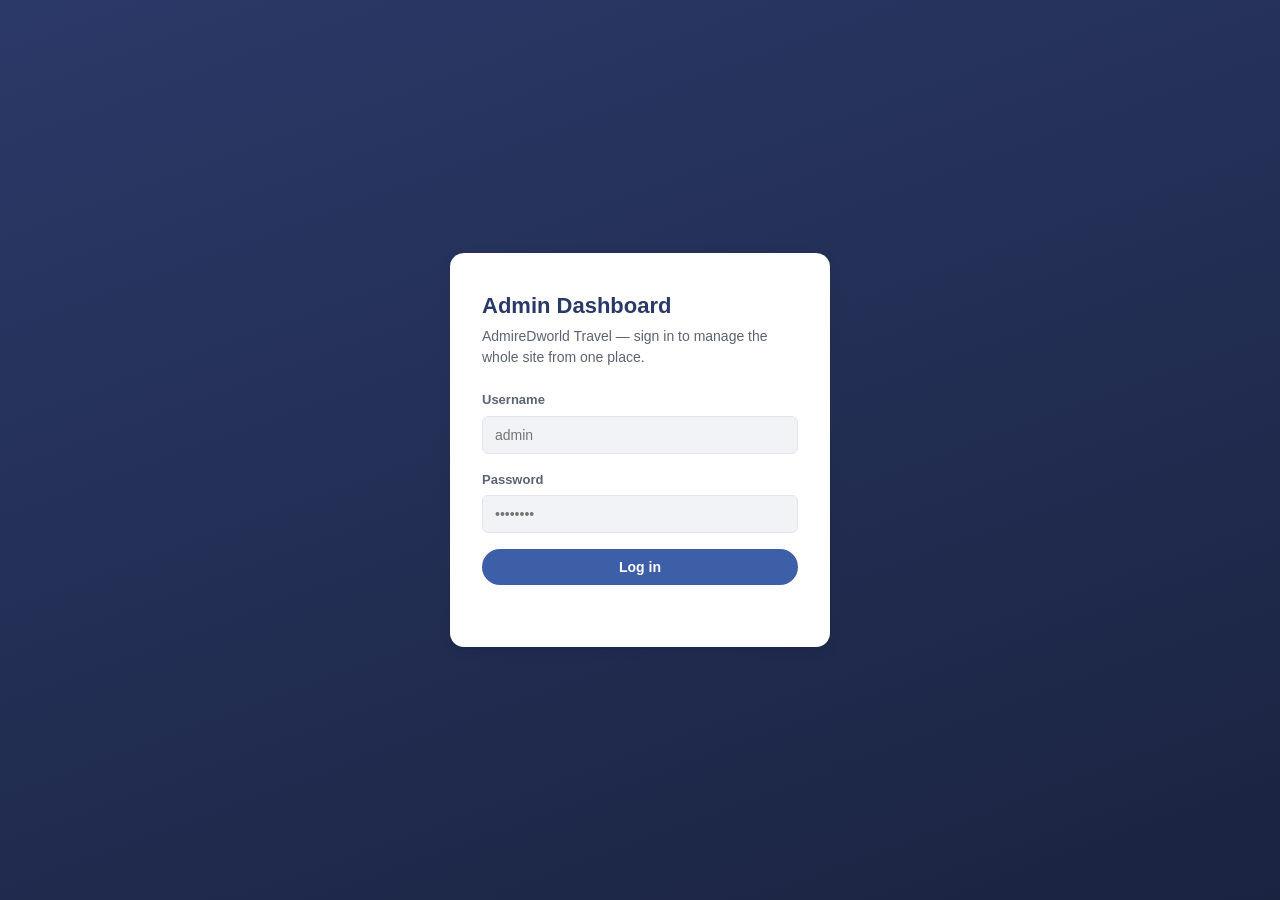
<file: admin.html>
<!DOCTYPE html>
<html lang="en">
<head>
<meta charset="UTF-8">
<meta name="viewport" content="width=device-width, initial-scale=1.0">
<meta name="robots" content="noindex, nofollow">
<title>Admin Dashboard — AdmireDworld Travel</title>
<style>
:root{
  --navy:#2B3968; --navy-deep:#1A2340; --teal:#3D5FA8; --teal-deep:#2C4680;
  --amber:#E3A23E; --amber-deep:#C98620; --coral:#D14B3D; --coral-deep:#B23A2E;
  --sand:#E7EAF1; --sand-soft:#F2F3F6; --ink:#1D2433; --ink-soft:#5B6472;
  --cloud:#FFFFFF; --line:#E2E5EB;
  --sans:"Inter",-apple-system,BlinkMacSystemFont,"Segoe UI",sans-serif;
  --serif:"Inter",-apple-system,BlinkMacSystemFont,"Segoe UI",sans-serif;
  --radius-s:6px; --radius-m:10px; --radius-l:14px;
  --shadow-card:0 1px 2px rgba(16,24,40,0.04), 0 4px 14px rgba(16,24,40,0.07);
}
*{box-sizing:border-box;}
body{margin:0;font-family:var(--sans);color:var(--ink);background:var(--sand-soft);line-height:1.5;}
h1,h2,h3,h4{font-family:var(--serif);font-weight:600;color:var(--navy);margin:0 0 .4em;}
a{color:var(--teal);}
button{font-family:var(--sans);cursor:pointer;}
input,select,textarea{font-family:var(--sans);}

/* ---------- Login screen ---------- */
#loginScreen{min-height:100vh;display:flex;align-items:center;justify-content:center;padding:20px;
  background:linear-gradient(160deg,var(--navy) 0%,var(--navy-deep) 100%);}
.login-card{background:var(--cloud);border-radius:var(--radius-l);box-shadow:var(--shadow-card);
  padding:36px 32px;width:100%;max-width:380px;}
.login-card h1{font-size:22px;margin-bottom:4px;}
.login-sub{color:var(--ink-soft);font-size:14px;margin-bottom:22px;}
.field{margin-bottom:16px;}
.field label{display:block;font-size:13px;font-weight:600;color:var(--ink-soft);margin-bottom:6px;}
.field input,.field select,.field textarea{width:100%;padding:10px 12px;border:1px solid var(--line);
  border-radius:var(--radius-s);font-size:14px;background:var(--sand-soft);color:var(--ink);}
.field textarea{resize:vertical;min-height:70px;}
.btn{display:inline-flex;align-items:center;justify-content:center;gap:6px;padding:10px 18px;
  border-radius:999px;border:none;font-size:14px;font-weight:600;background:var(--teal);color:#fff;}
.btn:hover{background:var(--teal-deep);}
.btn.full{width:100%;}
.btn.amber{background:var(--amber);}
.btn.amber:hover{background:var(--amber-deep);}
.btn.coral{background:var(--coral);}
.btn.coral:hover{background:var(--coral-deep);}
.btn.ghost{background:transparent;color:var(--navy);border:1px solid var(--line);}
.btn.small{padding:6px 12px;font-size:12.5px;}
.err-msg{color:var(--coral-deep);font-size:13px;margin-top:10px;min-height:16px;}
.ok-msg{color:var(--teal-deep);font-size:13px;margin-top:10px;min-height:16px;}

/* ---------- Dashboard shell ---------- */
#dashboard{display:none;min-height:100vh;}
.dash-wrap{display:flex;min-height:100vh;}
.sidebar{width:230px;flex-shrink:0;background:var(--navy);color:#fff;padding:22px 14px;
  position:sticky;top:0;height:100vh;overflow-y:auto;}
.sidebar h2{color:#fff;font-size:17px;margin-bottom:2px;}
.sidebar .brand-sub{color:#c7d0e0;font-size:12px;margin-bottom:20px;}
.nav-item{display:flex;align-items:center;gap:10px;padding:10px 12px;border-radius:var(--radius-s);
  font-size:13.5px;font-weight:600;color:#dbe2f0;cursor:pointer;margin-bottom:3px;}
.nav-item:hover{background:rgba(255,255,255,0.08);}
.nav-item.active{background:var(--teal);color:#fff;}
.sidebar-foot{margin-top:18px;padding-top:14px;border-top:1px solid rgba(255,255,255,0.15);}
.main{flex:1;padding:26px 30px 60px;max-width:1180px;}
.main-head{display:flex;align-items:center;justify-content:space-between;margin-bottom:20px;flex-wrap:wrap;gap:10px;}
.section{display:none;}
.section.active{display:block;}
.card{background:var(--cloud);border:1px solid var(--line);border-radius:var(--radius-m);
  padding:20px 22px;margin-bottom:20px;box-shadow:var(--shadow-card);}
.card h3{font-size:16px;margin-bottom:14px;}
.grid-cards{display:grid;grid-template-columns:repeat(auto-fit,minmax(160px,1fr));gap:14px;margin-bottom:22px;}
.stat-card{background:var(--cloud);border:1px solid var(--line);border-radius:var(--radius-m);padding:16px 18px;}
.stat-card .num{font-family:var(--serif);font-size:26px;color:var(--navy);font-weight:700;}
.stat-card .lbl{font-size:12.5px;color:var(--ink-soft);margin-top:2px;}
table{width:100%;border-collapse:collapse;font-size:13.5px;}
th,td{text-align:left;padding:8px 10px;border-bottom:1px solid var(--line);vertical-align:top;}
th{color:var(--ink-soft);font-size:12px;text-transform:uppercase;letter-spacing:.03em;}
tr:hover td{background:var(--sand-soft);}
.pill{display:inline-block;padding:2px 9px;border-radius:999px;font-size:11.5px;font-weight:700;
  background:var(--sand);color:var(--navy);}
.pill.green{background:#DCF3EA;color:#1D7A56;}
.pill.amber{background:#FBEBD8;color:var(--amber-deep);}
.pill.red{background:#FBE0DB;color:var(--coral-deep);}
.form-grid{display:grid;grid-template-columns:repeat(auto-fit,minmax(200px,1fr));gap:12px;}
.form-grid .field{margin-bottom:0;}
.form-grid .span2{grid-column:span 2;}
.tab-strip{display:flex;gap:8px;margin-bottom:16px;flex-wrap:wrap;}
.tab-strip button{padding:7px 14px;border-radius:999px;border:1px solid var(--line);background:var(--cloud);
  font-size:12.5px;font-weight:600;color:var(--ink-soft);}
.tab-strip button.active{background:var(--navy);color:#fff;border-color:var(--navy);}
.subsection{display:none;}
.subsection.active{display:block;}
.muted{color:var(--ink-soft);font-size:13px;}
.app-detail-grid{display:grid;grid-template-columns:repeat(auto-fit,minmax(160px,1fr));gap:12px;font-size:14px;}
.toast{position:fixed;bottom:20px;right:20px;background:var(--navy);color:#fff;padding:12px 18px;
  border-radius:var(--radius-s);font-size:13.5px;box-shadow:var(--shadow-card);z-index:999;
  opacity:0;transform:translateY(10px);transition:.25s;pointer-events:none;}
.toast.show{opacity:1;transform:translateY(0);}
.row-actions{display:flex;gap:6px;flex-wrap:wrap;}
.badge-src{font-size:11px;text-transform:uppercase;font-weight:700;color:var(--ink-soft);}
.empty{color:var(--ink-soft);font-size:13.5px;padding:14px 0;}
@media(max-width:820px){
  .dash-wrap{flex-direction:column;}
  .sidebar{width:100%;height:auto;position:relative;display:flex;flex-wrap:wrap;gap:4px;align-items:center;}
  .sidebar h2,.sidebar .brand-sub{width:100%;}
  .main{padding:18px;}
  table{display:block;overflow-x:auto;white-space:nowrap;}
}
</style>
</head>
<body>

<!-- ================= LOGIN SCREEN ================= -->
<div id="loginScreen">
  <div class="login-card">
    <h1>Admin Dashboard</h1>
    <div class="login-sub">AdmireDworld Travel — sign in to manage the whole site from one place.</div>
    <div class="field">
      <label for="loginUser">Username</label>
      <input id="loginUser" type="text" autocomplete="username" placeholder="admin">
    </div>
    <div class="field">
      <label for="loginPass">Password</label>
      <input id="loginPass" type="password" autocomplete="current-password" placeholder="••••••••">
    </div>
    <button class="btn full" id="loginBtn" type="button">Log in</button>
    <div class="err-msg" id="loginErr"></div>
  </div>
</div>

<!-- ================= DASHBOARD ================= -->
<div id="dashboard">
  <div class="dash-wrap">
    <div class="sidebar">
      <h2>AdmireDworld</h2>
      <div class="brand-sub">Admin Dashboard</div>
      <div class="nav-item active" data-section="overview">Overview</div>
      <div class="nav-item" data-section="blog">AI Daily Blog</div>
      <div class="nav-item" data-section="pkgIndia">India Packages</div>
      <div class="nav-item" data-section="pkgIntl">International Packages</div>
      <div class="nav-item" data-section="fixed">Fixed Departures</div>
      <div class="nav-item" data-section="customize">Customize Package</div>
      <div class="nav-item" data-section="bookings">Bookings</div>
      <div class="nav-item" data-section="refer">Refer &amp; Earn</div>
      <div class="nav-item" data-section="wedding">Destination Wedding</div>
      <div class="nav-item" data-section="leads">Leads &amp; Conversions</div>
      <div class="nav-item" data-section="offers">Festival Offers</div>
      <div class="nav-item" data-section="taxi">Taxi Fares</div>
      <div class="nav-item" data-section="settings">Settings</div>
      <div class="sidebar-foot">
        <button class="btn ghost small full" id="logoutBtn" type="button" style="color:#fff;border-color:rgba(255,255,255,0.3);">Log out</button>
      </div>
    </div>

    <div class="main">

      <!-- OVERVIEW -->
      <div class="section active" id="sec-overview">
        <div class="main-head"><h2>Overview</h2><button class="btn small ghost" onclick="loadOverview()">Refresh</button></div>
        <div class="grid-cards" id="overviewCards"><div class="empty">Loading…</div></div>
        <div class="card"><h3>Quick tips</h3>
          <p class="muted">This dashboard uses the same <code>ADMIN_KEY</code> every module already checks — you just don't need to type it in anymore, it was fetched automatically when you logged in. Each section below matches one tab on the public site.</p>
        </div>
      </div>

      <!-- BLOG -->
      <div class="section" id="sec-blog">
        <div class="main-head"><h2>AI Daily Blog</h2><button class="btn small ghost" onclick="loadBlog()">Refresh</button></div>
        <div class="card">
          <h3>Queue tomorrow's topic</h3>
          <div class="form-grid">
            <div class="field span2"><label>Topic</label><input id="blogTopicInput" placeholder="e.g. Best time to visit Kashmir"></div>
          </div>
          <div style="margin-top:12px;"><button class="btn" onclick="setBlogTopic()">Save topic</button></div>
          <div class="ok-msg" id="blogMsg"></div>
        </div>
        <div class="card"><h3>Recent posts</h3><div id="blogList" class="empty">Loading…</div></div>
      </div>

      <!-- INDIA PACKAGES -->
      <div class="section" id="sec-pkgIndia">
        <div class="main-head"><h2>India Packages</h2><button class="btn small ghost" onclick="loadPackages('india')">Refresh</button></div>
        <div class="card">
          <h3>Add a package</h3>
          <div id="pkgForm-india"></div>
          <div style="margin-top:12px;">
            <button class="btn" id="pkgSubmitBtn-india" onclick="addPackage('india')">Add package</button>
            <button class="btn small ghost" id="pkgCancelBtn-india" onclick="cancelPkgEdit('india')" style="display:none;">Cancel edit</button>
          </div>
          <div class="ok-msg" id="pkgMsg-india"></div>
        </div>
        <div class="card"><h3>All packages</h3><div id="pkgList-india" class="empty">Loading…</div></div>
      </div>

      <!-- INTERNATIONAL PACKAGES -->
      <div class="section" id="sec-pkgIntl">
        <div class="main-head"><h2>International Packages</h2><button class="btn small ghost" onclick="loadPackages('international')">Refresh</button></div>
        <div class="card">
          <h3>Add a package</h3>
          <div id="pkgForm-international"></div>
          <div style="margin-top:12px;">
            <button class="btn" id="pkgSubmitBtn-international" onclick="addPackage('international')">Add package</button>
            <button class="btn small ghost" id="pkgCancelBtn-international" onclick="cancelPkgEdit('international')" style="display:none;">Cancel edit</button>
          </div>
          <div class="ok-msg" id="pkgMsg-international"></div>
        </div>
        <div class="card"><h3>All packages</h3><div id="pkgList-international" class="empty">Loading…</div></div>
      </div>

      <!-- FIXED DEPARTURES -->
      <div class="section" id="sec-fixed">
        <div class="main-head"><h2>Fixed Departures</h2><button class="btn small ghost" onclick="loadFixed()">Refresh</button></div>
        <div class="card">
          <h3>Add a fixed departure</h3>
          <div class="form-grid">
            <div class="field"><label>Name</label><input id="fxName" placeholder="e.g. Char Dham Yatra"></div>
            <div class="field"><label>Route (e.g. City A · City B)</label><input id="fxLoc"></div>
            <div class="field"><label>Duration tag (e.g. 11D/10N)</label><input id="fxDays"></div>
            <div class="field"><label>Leaving from</label><input id="fxFromCity"></div>
            <div class="field"><label>Badge (e.g. Guaranteed Departure)</label><input id="fxBadge"></div>
            <div class="field"><label>Price per person (₹)</label><input id="fxPrice" type="number"></div>
            <div class="field span2"><label>Short description</label><textarea id="fxShortDesc"></textarea></div>
            <div class="field span2">
              <label>Departure dates &amp; seats — one per line: <code>DD Mon YYYY | seats</code></label>
              <textarea id="fxDateOptions" rows="3" placeholder="12 May 2027 | 8&#10;26 May 2027 | 14"></textarea>
            </div>
          </div>
          <div style="margin-top:12px;">
            <button class="btn" id="fxSubmitBtn" onclick="addFixed()">Add fixed departure</button>
            <button class="btn small ghost" id="fxCancelBtn" onclick="cancelFxEdit()" style="display:none;">Cancel edit</button>
          </div>
          <div class="ok-msg" id="fxMsg"></div>
        </div>
        <div class="card"><h3>All fixed departures</h3><div id="fxList" class="empty">Loading…</div></div>
      </div>

      <!-- CUSTOMIZE -->
      <div class="section" id="sec-customize">
        <div class="main-head"><h2>Customize Package</h2><button class="btn small ghost" onclick="loadCustomize()">Refresh</button></div>
        <div class="tab-strip">
          <button class="cz-tab active" data-cz="hotels">Hotels</button>
          <button class="cz-tab" data-cz="sightseeing">Sightseeing</button>
          <button class="cz-tab" data-cz="transfers">Pickup &amp; Drop</button>
          <button class="cz-tab" data-cz="visas">Visas</button>
          <button class="cz-tab" data-cz="tax">Tax &amp; Margin</button>
          <button class="cz-tab" data-cz="enquiries">Enquiries</button>
        </div>
        <div class="subsection active" id="cz-sub-hotels">
          <div class="card"><h3>Add hotel</h3><div id="czForm-hotels"></div>
            <div style="margin-top:12px;">
              <button class="btn" id="czSubmitBtn-hotels" onclick="addCzItem('hotels')">Add</button>
              <button class="btn small ghost" id="czCancelBtn-hotels" onclick="cancelCzEdit('hotels')" style="display:none;">Cancel edit</button>
            </div>
            <div class="ok-msg" id="czMsg-hotels"></div></div>
          <div class="card"><h3>All hotels</h3><div id="czList-hotels" class="empty">Loading…</div></div>
        </div>
        <div class="subsection" id="cz-sub-sightseeing">
          <div class="card"><h3>Add sightseeing</h3><div id="czForm-sightseeing"></div>
            <div style="margin-top:12px;">
              <button class="btn" id="czSubmitBtn-sightseeing" onclick="addCzItem('sightseeing')">Add</button>
              <button class="btn small ghost" id="czCancelBtn-sightseeing" onclick="cancelCzEdit('sightseeing')" style="display:none;">Cancel edit</button>
            </div>
            <div class="ok-msg" id="czMsg-sightseeing"></div></div>
          <div class="card"><h3>All sightseeing</h3><div id="czList-sightseeing" class="empty">Loading…</div></div>
        </div>
        <div class="subsection" id="cz-sub-transfers">
          <div class="card"><h3>Add pickup &amp; drop</h3><div id="czForm-transfers"></div>
            <div style="margin-top:12px;">
              <button class="btn" id="czSubmitBtn-transfers" onclick="addCzItem('transfers')">Add</button>
              <button class="btn small ghost" id="czCancelBtn-transfers" onclick="cancelCzEdit('transfers')" style="display:none;">Cancel edit</button>
            </div>
            <div class="ok-msg" id="czMsg-transfers"></div></div>
          <div class="card"><h3>All pickup &amp; drop</h3><div id="czList-transfers" class="empty">Loading…</div></div>
        </div>
        <div class="subsection" id="cz-sub-visas">
          <div class="card"><h3>Add visa</h3><div id="czForm-visas"></div>
            <div style="margin-top:12px;">
              <button class="btn" id="czSubmitBtn-visas" onclick="addCzItem('visas')">Add</button>
              <button class="btn small ghost" id="czCancelBtn-visas" onclick="cancelCzEdit('visas')" style="display:none;">Cancel edit</button>
            </div>
            <div class="ok-msg" id="czMsg-visas"></div></div>
          <div class="card"><h3>All visas</h3><div id="czList-visas" class="empty">Loading…</div></div>
        </div>
        <div class="subsection" id="cz-sub-tax">
          <div class="card">
            <h3>Taxes, fees &amp; margin</h3>
            <p class="muted" style="margin:0 0 14px;">These percentages are added automatically on top of hotel + sightseeing + pickup/drop + visa when the final total is calculated. Margin is applied first (your own markup on the base cost), then tax is applied on top of that. The customer never sees either as a separate line — both are always baked into the one combined total shown to them.</p>
            <div class="form-grid">
              <div class="field">
                <label>GST / Service Tax (%)</label>
                <input id="czTaxPercent" type="number" min="0" max="100" step="0.01">
              </div>
              <div class="field">
                <label>Apna Margin (%)</label>
                <input id="czMarginPercent" type="number" min="0" max="100" step="0.01" placeholder="Ex: 20">
              </div>
            </div>
            <p class="muted" style="margin:10px 0 0;">Default is 0% — existing quotes/packages keep showing the exact same price until you set this above 0.</p>
            <div style="margin-top:12px;"><button class="btn" onclick="saveCzTax()">Save</button></div>
            <div class="ok-msg" id="czTaxMsg"></div>
          </div>
        </div>
        <div class="subsection" id="cz-sub-enquiries">
          <div class="card"><h3>Customize requests</h3><div id="czEnquiries" class="empty">Loading…</div></div>
        </div>
      </div>

      <!-- BOOKINGS -->
      <div class="section" id="sec-bookings">
        <div class="main-head"><h2>Bookings</h2><div><button class="btn small" onclick="toggleOfflineBookingForm()">+ Add Offline Booking</button> <button class="btn small ghost" onclick="loadBookings()">Refresh</button></div></div>
        <div class="card" id="offlineBookingCard" style="display:none;">
          <h3>Add Offline Booking</h3>
          <p class="muted" style="margin:0 0 12px;">The customer's account is created from their email (if new) and this booking appears in their My Bookings after they log in with email OTP.</p>
          <div class="form-grid">
            <div class="field"><label>Customer Name *</label><input id="obName"></div>
            <div class="field"><label>Phone</label><input id="obPhone" type="tel" maxlength="10" placeholder="10 digits"></div>
            <div class="field"><label>Email * (login id)</label><input id="obEmail" type="email"></div>
            <div class="field span2"><label>Package *</label><select id="obPackage"><option value="">Loading packages…</option></select></div>
            <div class="field"><label>Travel Date (optional)</label><input id="obTravelDate" type="date"></div>
            <div class="field"><label>Destination (optional — package ka default use hoga)</label><input id="obDestination" placeholder="e.g. Jaipur, Udaipur"></div>
            <div class="field"><label>No. of Pax</label><input id="obPax" type="number" min="1" value="1"></div>
            <div class="field"><label>Trip Duration</label><input id="obDuration" placeholder="e.g. 5D/4N"></div>
            <div class="field"><label>Total Payment (₹) *</label><input id="obTotal" type="number" min="0" oninput="obCalcBalance()"></div>
            <div class="field"><label>Advance Payment (₹)</label><input id="obPaid" type="number" min="0" value="0" oninput="obCalcBalance()"></div>
            <div class="field"><label>Balance Payment (auto)</label><input id="obBalance" readonly value="0"></div>
            <div class="field"><label>Balance Payment Deadline</label><input id="obDueDate" type="date"></div>
            <div class="field"><label>Booking Date</label><input id="obDate" type="date"></div>
            <div class="field span2"><label>Remarks (internal, not shown to customer)</label><textarea id="obRemarks" rows="2"></textarea></div>
          </div>
          <div style="margin-top:12px;"><button class="btn" id="obSaveBtn" onclick="saveOfflineBooking()">Create booking</button></div>
          <div class="ok-msg" id="obMsg"></div>
        </div>
        <div class="card" id="bookingEditCard" style="display:none;">
          <h3>Edit Booking <span class="muted" id="beTitle"></span></h3>
          <p class="muted" style="margin:0 0 12px;">Changes yahan save karte hi customer ke My Bookings mein update ho jate hain.</p>
          <div class="form-grid">
            <div class="field"><label>Destination</label><input id="beDestination"></div>
            <div class="field"><label>Travel Date</label><input id="beTravelDate" type="date"></div>
            <div class="field"><label>No. of Pax</label><input id="bePax" type="number" min="1"></div>
            <div class="field"><label>Trip Duration</label><input id="beDuration" placeholder="e.g. 5D/4N"></div>
            <div class="field"><label>Total Payment (₹)</label><input id="beTotal" type="number" min="0" oninput="beCalcBalance()"></div>
            <div class="field"><label>Advance Payment (₹)</label><input id="beAdvance" type="number" min="0" oninput="beCalcBalance()"></div>
            <div class="field"><label>Total Paid so far (₹)</label><input id="bePaid" type="number" min="0" oninput="beCalcBalance()"></div>
            <div class="field"><label>Balance Payment (auto)</label><input id="beBalance" readonly value="0"></div>
            <div class="field"><label>Balance Payment Deadline</label><input id="beDueDate" type="date"></div>
          </div>
          <div style="margin-top:12px;"><button class="btn" id="beSaveBtn" onclick="saveBookingEdit()">Save changes</button> <button class="btn ghost" onclick="closeBookingEdit()">Cancel</button></div>
          <div class="ok-msg" id="beMsg"></div>
        </div>
        <input type="file" id="bkVoucherFile" accept="application/pdf,.pdf" style="display:none;">
        <div class="card"><div id="bookingsList" class="empty">Loading…</div></div>
      </div>

      <!-- REFER & EARN -->
      <div class="section" id="sec-refer">
        <div class="main-head"><h2>Refer &amp; Earn</h2><button class="btn small ghost" onclick="loadRefer()">Refresh</button></div>
        <div class="card"><div id="referList" class="empty">Loading…</div></div>
      </div>

      <!-- WEDDING -->
      <div class="section" id="sec-wedding">
        <div class="main-head"><h2>Destination Wedding</h2><button class="btn small ghost" onclick="loadWedding()">Refresh</button></div>
        <div class="tab-strip">
          <button class="wd-tab active" data-wd="venues">Venues</button>
          <button class="wd-tab" data-wd="enquiries">Enquiries</button>
        </div>
        <div class="subsection active" id="wd-sub-venues">
          <div class="card"><h3>Add venue</h3>
            <div class="form-grid">
              <div class="field"><label>Name</label><input id="wdName"></div>
              <div class="field"><label>Destination</label><input id="wdDestination"></div>
              <div class="field"><label>Tag</label><input id="wdTag" placeholder="e.g. Beach &amp; Cliff"></div>
              <div class="field"><label>Guest range</label><input id="wdGuestRange" placeholder="e.g. 50–200 guests"></div>
              <div class="field"><label>Approx. cost (₹)</label><input id="wdPrice" type="number"></div>
              <div class="field"><label>Hotel category</label><input id="wdHotelCategory" placeholder="e.g. 5-star, 4-star heritage"></div>
              <div class="field"><label>No. of rooms</label><input id="wdRooms" type="number" min="0"></div>
              <div class="field"><label>Lawn area</label><input id="wdLawnArea" placeholder="e.g. 10,000 sq.ft."></div>
              <div class="field"><label>Swimming pool available?</label>
                <select id="wdPool">
                  <option value="false">No</option>
                  <option value="true">Yes</option>
                </select>
              </div>
              <div class="field"><label>Rating (out of 5)</label><input id="wdRating" type="number" min="1" max="5" step="0.1" placeholder="e.g. 4.8"></div>
              <div class="field"><label>Review count</label><input id="wdReviewCount" type="number" min="0" placeholder="e.g. 150"></div>
              <div class="field span2"><label>Image URL (optional — leave blank for an auto-generated AI photo)</label><input id="wdImageUrl" placeholder="https://..."></div>
              <div class="field span2"><label>Description</label><textarea id="wdDesc"></textarea></div>
            </div>
            <div style="margin-top:12px;"><button class="btn" onclick="addVenue()">Add venue</button></div>
            <div class="ok-msg" id="wdMsg"></div>
          </div>
          <div class="card"><h3>All venues</h3><div id="wdList" class="empty">Loading…</div></div>
        </div>
        <div class="subsection" id="wd-sub-enquiries">
          <div class="card"><h3>Wedding enquiries</h3><div id="wdEnquiries" class="empty">Loading…</div></div>
        </div>
      </div>

      <!-- LEADS -->
      <div class="section" id="sec-leads">
        <div class="main-head"><h2>Leads &amp; Conversions</h2><button class="btn small ghost" onclick="loadLeads()">Refresh</button></div>
        <div class="grid-cards" id="leadsStats"></div>
        <div class="card"><div id="leadsList" class="empty">Loading…</div></div>
      </div>

      <!-- FESTIVAL OFFERS (popup on home page) -->
      <div class="section" id="sec-offers">
        <div class="main-head"><h2>Festival Offers</h2><button class="btn small ghost" onclick="loadOffers()">Refresh</button></div>
        <div class="card">
          <h3>Upload a new offer popup</h3>
          <p class="muted" style="margin-top:-6px;">The offer that is switched ON is shown to every visitor on the home page, 3 seconds after it opens. Only one offer can be ON at a time — switching one ON turns the others OFF. Image: JPG / PNG / WEBP / GIF, max 3 MB.</p>
          <div class="form-grid">
            <div class="field"><label>Title (e.g. Navratri Special Offer)</label><input id="ofTitle" maxlength="80" placeholder="Navratri Special Offer"></div>
            <div class="field"><label>Offer image</label><input id="ofImage" type="file" accept="image/jpeg,image/png,image/webp,image/gif"></div>
            <div class="field span2">
              <label><input type="checkbox" id="ofActive" checked style="width:auto;margin-right:6px;">Turn this offer ON right after uploading</label>
            </div>
            <div class="field span2"><img id="ofPreview" alt="" style="display:none;max-width:220px;max-height:220px;border-radius:10px;border:1px solid var(--line);"></div>
          </div>
          <div style="margin-top:12px;"><button class="btn" id="ofSubmitBtn" onclick="addOffer()">Upload offer</button></div>
          <div class="ok-msg" id="ofMsg"></div>
        </div>
        <div class="card"><h3>All offers</h3><div id="ofList" class="empty">Loading…</div></div>
      </div>

      <!-- TAXI FARES (public "Taxi Service — Fare Calculator" page) -->
      <div class="section" id="sec-taxi">
        <div class="main-head"><h2>Taxi Fares</h2><button class="btn small ghost" onclick="loadTaxi()">Refresh</button></div>
        <div class="card">
          <h3 id="txFormTitle">Add a taxi route</h3>
          <p class="muted" style="margin-top:-6px;">Every city and price on the website's <b>Taxi Service — Fare Calculator</b> page comes from here. Changes show on the site within about 30 seconds. Leave a price empty (or 0) to show "On request". With "both ways" ON, the same fare also works for To → From.</p>
          <div class="form-grid">
            <div class="field"><label>From city</label><input id="txFrom" maxlength="60" placeholder="Haldwani"></div>
            <div class="field"><label>To city</label><input id="txTo" maxlength="60" placeholder="Nainital"></div>
            <div class="field"><label>Distance (KM)</label><input id="txKm" inputmode="decimal" placeholder="35"></div>
            <div class="field"><label>Sedan price (₹)</label><input id="txSedan" inputmode="numeric" placeholder="1500"></div>
            <div class="field"><label>Ertiga price (₹)</label><input id="txErtiga" inputmode="numeric" placeholder="2000"></div>
            <div class="field"><label>Innova price (₹)</label><input id="txInnova" inputmode="numeric" placeholder="2500"></div>
            <div class="field"><label>Tempo Traveller price (₹)</label><input id="txTempo" inputmode="numeric" placeholder="4000"></div>
            <div class="field">
              <label><input type="checkbox" id="txBoth" checked style="width:auto;margin-right:6px;">Same fare both ways (To → From too)</label>
              <label><input type="checkbox" id="txActive" checked style="width:auto;margin-right:6px;">Show on website</label>
            </div>
          </div>
          <div style="margin-top:12px;display:flex;gap:8px;flex-wrap:wrap;">
            <button class="btn" id="txSaveBtn" onclick="saveTaxiRoute()">Add route</button>
            <button class="btn ghost" id="txCancelBtn" style="display:none;" onclick="resetTaxiForm()">Cancel edit</button>
          </div>
          <div class="ok-msg" id="txMsg"></div>
        </div>
        <div class="card">
          <h3>Bulk add / update (paste many routes at once)</h3>
          <p class="muted" style="margin-top:-6px;">One route per line: <code>From, To, KM, Sedan, Ertiga, Innova, Tempo Traveller</code>. A From + To pair that already exists is updated, new ones are added. You can paste straight from Excel / Google Sheets too.</p>
          <div class="field"><textarea id="txBulk" rows="5" placeholder="Haldwani, Bhimtal, 22, 1200, 1700, 2200, 3500&#10;Haldwani, Ranikhet, 80, 2500, 3200, 4000, 6500"></textarea></div>
          <button class="btn" id="txBulkBtn" onclick="bulkTaxi()">Import routes</button>
          <div class="ok-msg" id="txBulkMsg"></div>
        </div>
        <div class="card"><h3>All routes</h3><div id="txList" class="empty">Loading…</div></div>
      </div>

      <!-- SETTINGS -->
      <div class="section" id="sec-settings">
        <div class="main-head"><h2>Settings</h2><button class="btn small ghost" onclick="loadSettings()">Refresh</button></div>
        <div class="card">
          <h3>Contact details</h3>
          <p class="muted" style="margin-top:-6px;">Shown in the site footer and used for every "Chat on WhatsApp" button. Changes apply the next time a visitor loads the page.</p>
          <div class="form-grid">
            <div class="field"><label>Contact email</label><input id="stgEmail" placeholder="hello@admiredworld.travel"></div>
            <div class="field"><label>WhatsApp number (with country code, digits only)</label><input id="stgWhatsapp" placeholder="e.g. 919639343585"></div>
            <div class="field"><label>Primary phone (shown in footer)</label><input id="stgPhone" placeholder="e.g. +91 96393 43585"></div>
            <div class="field"><label>Secondary phone (optional, shown in footer)</label><input id="stgPhoneAlt" placeholder="e.g. +91 78381 91329"></div>
          </div>
          <div style="margin-top:12px;"><button class="btn" onclick="saveSettings()">Save changes</button></div>
          <div class="ok-msg" id="stgMsg"></div>
        </div>

        <div class="card">
          <h3>AI Content Provider</h3>
          <p class="muted" style="margin-top:-6px;">Controls what writes the daily blog post and the weekly auto-added package. Switching provider or updating a key here takes effect on the very next post — no code change or redeploy needed. If the selected provider ever fails (bad/expired key, quota, etc.), it automatically falls back to the free option so content generation is never blocked.</p>
          <div class="form-grid">
            <div class="field">
              <label>Text provider (writes the blog post / package copy)</label>
              <select id="aiTextProvider">
                <option value="gemini">Gemini (Google AI Studio)</option>
                <option value="openai">OpenAI</option>
                <option value="pollinations">Free — Pollinations (no key needed)</option>
              </select>
            </div>
            <div class="field">
              <label>Gemini API key</label>
              <input id="aiGeminiKey" placeholder="AQ.xxxxxxxxxxxxxxxxxxxxxxxxxxxxxxxxxxxxxxxxxxx" autocomplete="off">
            </div>
            <div class="field">
              <label>OpenAI API key (optional, only used if provider above is OpenAI)</label>
              <input id="aiOpenaiKey" placeholder="sk-..." autocomplete="off">
            </div>
            <div class="field">
              <label>Cover image source (photo shown above each blog post / package)</label>
              <select id="aiImageProvider">
                <option value="pexels">Pexels — real travel photos</option>
                <option value="pollinations">Free — AI-generated (no key needed)</option>
              </select>
            </div>
            <div class="field">
              <label>Pexels API key</label>
              <input id="aiPexelsKey" placeholder="e.g. 21MuDKyGYocckoXv7RwjrL4aGXSV9sb6R5ePInpfYAQnMArnfziN2bZt" autocomplete="off">
            </div>
          </div>
          <div style="margin-top:12px;"><button class="btn" onclick="saveAiSettings()">Save AI provider</button></div>
          <div class="ok-msg" id="aiMsg"></div>
        </div>
      </div>

    </div>
  </div>
</div>

<div class="toast" id="toast"></div>

<script>
/* ===========================================================
   AdmireDworld Travel — Admin Dashboard logic
   Point API_BASE_URL at your deployed backend, same as
   frontend/script.js (see backend/README-DEPLOY.md).
=========================================================== */
const API_BASE_URL = "https://tourpackagewala-backend.onrender.com"; // <-- Render backend URL

let session = { token: null, adminKey: null };

/* ---------- small helpers ---------- */
function money(n){ return "₹" + Number(n||0).toLocaleString("en-IN"); }
function esc(s){ return String(s==null?"":s).replace(/[&<>"']/g, c=>({"&":"&amp;","<":"&lt;",">":"&gt;",'"':"&quot;","'":"&#39;"}[c])); }
function fmtDate(s){ if(!s) return "-"; try{ return new Date(s).toLocaleString("en-IN"); }catch{ return s; } }
function showToast(msg){
  const t = document.getElementById("toast");
  t.textContent = msg; t.classList.add("show");
  setTimeout(()=>t.classList.remove("show"), 2600);
}
function parseDayWise(text){
  // Backward compatible with the simple "Title | Description" one-line-per-day
  // format, but also tolerant of full multi-line itineraries pasted in from
  // AI tools (ChatGPT etc.) that use "## Day 1: ..." headers, "---" section
  // breaks, and **bold**/markdown — those used to each become a separate,
  // garbled "day". Now they get grouped and cleaned properly.
  const stripMd = (s) => String(s || "")
    .replace(/^#{1,6}\s*/, "")
    .replace(/\*\*(.*?)\*\*/g, "$1")
    .replace(/\*(.*?)\*/g, "$1")
    .trim();

  const lines = String(text || "").split("\n").map(l => l.trim());
  const days = [];
  let current = null;

  for (const line of lines) {
    if (!line) continue;                 // blank line — paragraph gap, skip
    if (/^-{3,}$/.test(line)) continue;   // "---" separator, skip

    // "## Day 1: Title" / "Day 1 - Title" / "Day 1: Title" header
    const headerMatch = line.match(/^#{0,6}\s*day\s*\d+\s*[:\-–—]?\s*(.*)$/i);
    if (headerMatch) {
      current = { day: days.length + 1, title: stripMd(headerMatch[1]) || `Day ${days.length + 1}`, desc: "" };
      days.push(current);
      continue;
    }

    // Classic one-line "Title | Description" format
    if (line.includes("|")) {
      const [title, ...rest] = line.split("|");
      current = { day: days.length + 1, title: stripMd(title), desc: stripMd(rest.join("|")) };
      days.push(current);
      continue;
    }

    // Plain continuation line — append to the current day, or start a new
    // day if nothing has started yet.
    const cleaned = stripMd(line);
    if (!cleaned) continue;
    if (current) {
      current.desc = current.desc ? `${current.desc} ${cleaned}` : cleaned;
    } else {
      current = { day: days.length + 1, title: cleaned, desc: "" };
      days.push(current);
    }
  }
  return days;
}
function parseList(text){ return String(text||"").split(",").map(s=>s.trim()).filter(Boolean); }

/* ---------- API helpers: adminKey is attached automatically ---------- */
async function apiGetPublic(path){
  const res = await fetch(`${API_BASE_URL}${path}`);
  const data = await res.json().catch(()=>({}));
  if(!res.ok) throw new Error(data.error || "Request failed.");
  return data;
}
async function apiGetAdmin(path){
  const sep = path.includes("?") ? "&" : "?";
  const res = await fetch(`${API_BASE_URL}${path}${sep}adminKey=${encodeURIComponent(session.adminKey||"")}`, {
    headers: { "x-admin-key": session.adminKey || "" },
  });
  const data = await res.json().catch(()=>({}));
  if(!res.ok) throw new Error(data.error || "Request failed.");
  return data;
}
async function apiSendAdmin(path, method, body){
  const res = await fetch(`${API_BASE_URL}${path}`, {
    method,
    headers: { "Content-Type": "application/json", "x-admin-key": session.adminKey || "" },
    body: JSON.stringify({ ...(body||{}), adminKey: session.adminKey || "" }),
  });
  const data = await res.json().catch(()=>({}));
  if(!res.ok) throw new Error(data.error || "Request failed.");
  return data;
}

/* ---------- Login / session ---------- */
function saveSession(){
  sessionStorage.setItem("aw_admin_token", session.token || "");
  sessionStorage.setItem("aw_admin_key", session.adminKey || "");
}
function clearSession(){
  session = { token:null, adminKey:null };
  sessionStorage.removeItem("aw_admin_token");
  sessionStorage.removeItem("aw_admin_key");
}
function showDashboard(){
  document.getElementById("loginScreen").style.display = "none";
  document.getElementById("dashboard").style.display = "block";
  loadOverview();
}
function showLogin(err){
  document.getElementById("dashboard").style.display = "none";
  document.getElementById("loginScreen").style.display = "flex";
  document.getElementById("loginErr").textContent = err || "";
}

async function doLogin(){
  const username = document.getElementById("loginUser").value.trim();
  const password = document.getElementById("loginPass").value;
  const errEl = document.getElementById("loginErr");
  errEl.textContent = "";
  if(!username || !password){ errEl.textContent = "Please enter both username and password."; return; }
  try{
    const res = await fetch(`${API_BASE_URL}/api/admin/login`, {
      method: "POST",
      headers: { "Content-Type": "application/json" },
      body: JSON.stringify({ username, password }),
    });
    const data = await res.json().catch(()=>({}));
    if(!res.ok) throw new Error(data.error || "Invalid username or password.");
    session.token = data.token;
    session.adminKey = data.adminKey;
    saveSession();
    showDashboard();
  }catch(err){
    errEl.textContent = err.message;
  }
}
document.getElementById("loginBtn").addEventListener("click", doLogin);
document.getElementById("loginPass").addEventListener("keydown", e=>{ if(e.key==="Enter") doLogin(); });
document.getElementById("loginUser").addEventListener("keydown", e=>{ if(e.key==="Enter") doLogin(); });
document.getElementById("logoutBtn").addEventListener("click", ()=>{ clearSession(); showLogin(); });

async function tryRestoreSession(){
  const token = sessionStorage.getItem("aw_admin_token");
  const adminKey = sessionStorage.getItem("aw_admin_key");
  if(!token){ showLogin(); return; }
  try{
    const res = await fetch(`${API_BASE_URL}/api/admin/verify`, {
      method: "POST",
      headers: { "Content-Type": "application/json" },
      body: JSON.stringify({ token }),
    });
    const data = await res.json().catch(()=>({}));
    if(!res.ok || !data.ok) throw new Error();
    session.token = token;
    session.adminKey = data.adminKey || adminKey;
    saveSession();
    showDashboard();
  }catch{
    clearSession();
    showLogin();
  }
}

/* ---------- Sidebar navigation ---------- */
document.querySelectorAll(".nav-item").forEach(item=>{
  item.addEventListener("click", ()=>{
    document.querySelectorAll(".nav-item").forEach(i=>i.classList.remove("active"));
    document.querySelectorAll(".section").forEach(s=>s.classList.remove("active"));
    item.classList.add("active");
    document.getElementById("sec-"+item.dataset.section).classList.add("active");
    const loaders = {
      overview: loadOverview, blog: loadBlog, pkgIndia: ()=>loadPackages("india"),
      pkgIntl: ()=>loadPackages("international"), fixed: loadFixed, customize: loadCustomize,
      bookings: loadBookings, refer: loadRefer, wedding: loadWedding, leads: loadLeads, offers: loadOffers, taxi: loadTaxi, settings: loadSettings,
    };
    (loaders[item.dataset.section] || (()=>{}))();
  });
});

/* ---------- OVERVIEW ---------- */
async function loadOverview(){
  const el = document.getElementById("overviewCards");
  el.innerHTML = '<div class="empty">Loading…</div>';
  const cards = [];
  try{
    const [blog, india, intl, bookings, refer, leads, wedding, customize, fixed] = await Promise.allSettled([
      apiGetPublic("/api/blog/list"),
      apiGetPublic("/api/packages/india"),
      apiGetPublic("/api/packages/international"),
      apiGetAdmin("/api/bookings/admin/all"),
      apiGetAdmin("/api/refer/admin/all"),
      apiGetAdmin("/api/leads/admin/all"),
      apiGetAdmin("/api/wedding/admin/enquiries"),
      apiGetAdmin("/api/customize/admin/enquiries"),
      apiGetPublic("/api/fixed"),
    ]);
    const push = (label, val) => cards.push(`<div class="stat-card"><div class="num">${val}</div><div class="lbl">${label}</div></div>`);
    push("Blog posts", blog.status==="fulfilled" ? (blog.value.posts||[]).length : "-");
    push("India packages", india.status==="fulfilled" ? (india.value.packages||[]).length : "-");
    push("Intl packages", intl.status==="fulfilled" ? (intl.value.packages||[]).length : "-");
    if(bookings.status==="fulfilled"){
      const all = bookings.value.bookings || [];
      push("Bookings (pending)", all.filter(b=>b.status==="pending").length);
      push("Bookings (confirmed)", all.filter(b=>b.status==="confirmed").length);
    } else push("Bookings", "-");
    if(refer.status==="fulfilled"){
      const rows = refer.value.referrers || [];
      const totalEarned = rows.reduce((s,r)=>s+(r.rewardEarned||0),0);
      push("Referrers", rows.length);
      push("Referral payouts due", money(totalEarned));
    } else push("Referrers", "-");
    push("Leads (total)", leads.status==="fulfilled" ? leads.value.total : "-");
    push("Wedding enquiries", wedding.status==="fulfilled" ? (wedding.value.enquiries||[]).length : "-");
    push("Customize requests", customize.status==="fulfilled" ? (customize.value.enquiries||[]).length : "-");
    if(fixed.status==="fulfilled"){
      const deps = fixed.value.departures || [];
      const totalSeats = deps.reduce((s,d)=>s+(d.totalSeatsLeft||0),0);
      push("Fixed departures", deps.length);
      push("Fixed dep. seats left", totalSeats);
    } else push("Fixed departures", "-");
    el.innerHTML = cards.join("");
  }catch(err){
    el.innerHTML = '<div class="empty">Could not load overview.</div>';
  }
}

/* ---------- BLOG ---------- */
async function loadBlog(){
  const el = document.getElementById("blogList");
  el.innerHTML = '<div class="empty">Loading…</div>';
  try{
    const data = await apiGetPublic("/api/blog/list");
    const posts = data.posts || [];
    if(!posts.length){ el.innerHTML = '<div class="empty">No posts yet.</div>'; return; }
    el.innerHTML = `<table><thead><tr><th>Date</th><th>Title</th><th>Topic</th><th></th></tr></thead><tbody>
      ${posts.map(p=>{
        const pid = p.id != null ? p.id : (p._id != null ? p._id : (p.slug != null ? p.slug : p.date));
        return `<tr>
          <td>${esc(p.date)}</td>
          <td>${esc(p.title)}</td>
          <td>${esc(p.topic)}</td>
          <td><button class="btn small coral" data-del-blog="${esc(pid)}">Delete</button></td>
        </tr>`;
      }).join("")}
      </tbody></table>`;
  }catch(err){ el.innerHTML = `<div class="empty">${esc(err.message)}</div>`; }
}
document.addEventListener("click", async (e)=>{
  const btn = e.target.closest("[data-del-blog]");
  if(!btn) return;
  if(!confirm("Delete this blog post? It cannot be restored.")) return;
  try{
    await apiSendAdmin(`/api/blog/${encodeURIComponent(btn.dataset.delBlog)}`, "DELETE");
    showToast("Blog post deleted");
    loadBlog();
    loadOverview();
  }catch(err){ showToast(err.message); }
});
async function setBlogTopic(){
  const msg = document.getElementById("blogMsg");
  const topic = document.getElementById("blogTopicInput").value.trim();
  msg.textContent = "";
  if(!topic){ msg.style.color="var(--coral-deep)"; msg.textContent = "Please enter a topic."; return; }
  try{
    await apiSendAdmin("/api/blog/set-topic", "POST", { topic });
    msg.style.color = "var(--teal-deep)";
    msg.textContent = "Topic queued for the next post.";
    document.getElementById("blogTopicInput").value = "";
    showToast("Blog topic saved");
  }catch(err){ msg.style.color = "var(--coral-deep)"; msg.textContent = err.message; }
}

/* ---------- PACKAGES (india / international) ---------- */
const PKG_FORM_FIELDS = [
  { id:"name", label:"Name", span:1 },
  { id:"loc", label:"Route (e.g. City A · City B)", span:1 },
  { id:"destination", label:"Destination (full)", span:1 },
  { id:"tag", label:"Duration tag (e.g. 6D/5N)", span:1 },
  { id:"cat", label:"Category (e.g. hills, beach, city)", span:1 },
  { id:"hotelCategory", label:"Hotel category (e.g. 4-star)", span:1 },
  { id:"hotelName", label:"Hotel name (e.g. Radisson Blu, or similar)", span:1 },
  { id:"price", label:"Price (₹)", span:1, type:"number" },
  { id:"discountPrice", label:"Discount price (₹, optional)", span:1, type:"number" },
  { id:"desc", label:"Short description", span:2, type:"textarea" },
  { id:"dayWise", label:"Day-wise itinerary — either \"Title | Description\" one line per day, OR paste a full AI-written itinerary as-is (## Day 1: ..., **bold**, --- breaks all handled automatically)", span:2, type:"textarea" },
  { id:"inclusions", label:"Inclusions (comma separated)", span:2, type:"textarea" },
  { id:"exclusions", label:"Exclusions (comma separated)", span:2, type:"textarea" },
  { id:"imageUrl", label:"Package photo link (optional — paste a https:// photo link, OR choose a file below; leave both empty for an auto photo)", span:2 },
];
function buildPkgForm(kind){
  const host = document.getElementById(`pkgForm-${kind}`);
  if(host.dataset.built) return;
  host.dataset.built = "1";
  host.innerHTML = `<div class="form-grid">${PKG_FORM_FIELDS.map(f=>`
    <div class="field ${f.span===2?"span2":""}">
      <label>${f.label}</label>
      ${f.type==="textarea" ? `<textarea id="pkg-${kind}-${f.id}"></textarea>` : `<input id="pkg-${kind}-${f.id}" type="${f.type||"text"}">`}
    </div>`).join("")}
    <div class="field span2">
      <label>…or upload a photo from your phone/computer (saved permanently; if you choose a file it is used instead of the link)</label>
      <input id="pkg-${kind}-imageFile" type="file" accept="image/jpeg,image/png,image/webp,image/gif">
      <img id="pkg-${kind}-imgPreview" alt="" style="display:none;max-width:220px;max-height:150px;object-fit:cover;border-radius:8px;margin-top:8px;">
    </div></div>`;
}

/* ---------- Package photo: preview + shrink big phone photos + upload ---------- */
function updatePkgPreview(kind){
  const img = document.getElementById(`pkg-${kind}-imgPreview`);
  if(!img) return;
  const fileEl = document.getElementById(`pkg-${kind}-imageFile`);
  const linkEl = document.getElementById(`pkg-${kind}-imageUrl`);
  const file = fileEl && fileEl.files[0];
  const src = file ? URL.createObjectURL(file) : ((linkEl && linkEl.value.trim()) || "");
  if(src){ img.src = src; img.style.display = "block"; } else { img.removeAttribute("src"); img.style.display = "none"; }
}
document.addEventListener("change", (e)=>{
  const m = /^pkg-(india|international)-imageFile$/.exec(e.target.id || "");
  if(m) updatePkgPreview(m[1]);
});
document.addEventListener("input", (e)=>{
  const m = /^pkg-(india|international)-imageUrl$/.exec(e.target.id || "");
  if(m) updatePkgPreview(m[1]);
});
// Phone photos are often 4-10 MB: scale to max 1600px wide JPEG first (looks the same, loads fast, fits the limit).
function compressPkgImage(file, maxW, quality){
  return new Promise((resolve)=>{
    if(!/^image\/(jpeg|png|webp)$/i.test(file.type)) return resolve(file); // GIFs are sent as-is
    const url = URL.createObjectURL(file);
    const im = new Image();
    im.onload = ()=>{
      URL.revokeObjectURL(url);
      let w = im.naturalWidth, h = im.naturalHeight;
      if(w > maxW){ h = Math.round(h * maxW / w); w = maxW; }
      const c = document.createElement("canvas"); c.width = w; c.height = h;
      const ctx = c.getContext("2d"); ctx.fillStyle = "#fff"; ctx.fillRect(0,0,w,h); ctx.drawImage(im,0,0,w,h);
      c.toBlob((b)=> resolve(b && b.size < file.size ? new File([b], "photo.jpg", { type:"image/jpeg" }) : file), "image/jpeg", quality);
    };
    im.onerror = ()=>{ URL.revokeObjectURL(url); resolve(file); };
    im.src = url;
  });
}
async function uploadPkgImage(file){
  const f = await compressPkgImage(file, 1600, 0.85);
  if(f.size > 5*1024*1024) throw new Error("Image is too large (max 5 MB).");
  const fd = new FormData();
  fd.append("image", f);
  // multipart: do NOT set Content-Type (the browser adds the boundary); admin key goes in the header
  const res = await fetch(`${API_BASE_URL}/api/packages/image`, {
    method: "POST",
    headers: { "x-admin-key": session.adminKey || "" },
    body: fd,
  });
  const data = await res.json().catch(()=>({}));
  if(!res.ok) throw new Error(data.error || "Image upload failed.");
  return data.imageUrl;
}
let pkgEditId = { india: null, international: null };
function dayWiseToText(dayWise){
  return (dayWise||[]).map(d=>`${d.title||""} | ${d.desc||""}`).join("\n");
}
async function loadPackages(kind){
  buildPkgForm(kind);
  const el = document.getElementById(`pkgList-${kind}`);
  el.innerHTML = '<div class="empty">Loading…</div>';
  try{
    const data = await apiGetPublic(`/api/packages/${kind}`);
    const pkgs = data.packages || [];
    if(!pkgs.length){ el.innerHTML = '<div class="empty">No packages yet.</div>'; return; }
    el.innerHTML = `<table><thead><tr><th>Source</th><th>Name</th><th>Route</th><th>Price</th><th></th></tr></thead><tbody>
      ${pkgs.map(p=>`<tr>
        <td><span class="badge-src">${esc(p.source)}</span></td>
        <td>${esc(p.name)}</td>
        <td>${esc(p.loc)}</td>
        <td>${money(p.discountPrice||p.price)}${p.discountPrice?` <span class="muted" style="text-decoration:line-through;">${money(p.price)}</span>`:""}</td>
        <td>
          <button class="btn small ghost" data-edit-pkg="${p.id}" data-kind="${kind}">Edit</button>
          <button class="btn small coral" data-del-pkg="${p.id}" data-kind="${kind}">Delete</button>
        </td>
      </tr>`).join("")}</tbody></table>`;
  }catch(err){ el.innerHTML = `<div class="empty">${esc(err.message)}</div>`; }
}
document.addEventListener("click", async (e)=>{
  const btn = e.target.closest("[data-del-pkg]");
  if(!btn) return;
  if(!confirm("Delete this package?")) return;
  try{
    await apiSendAdmin(`/api/packages/${btn.dataset.kind}/${btn.dataset.delPkg}`, "DELETE");
    showToast("Package deleted");
    loadPackages(btn.dataset.kind);
  }catch(err){ showToast(err.message); }
});
document.addEventListener("click", async (e)=>{
  const btn = e.target.closest("[data-edit-pkg]");
  if(!btn) return;
  const kind = btn.dataset.kind;
  const id = btn.dataset.editPkg;
  try{
    const data = await apiGetPublic(`/api/packages/${kind}/${id}`);
    const p = data.package || {};
    buildPkgForm(kind);
    const set = (fid, val) => { const el = document.getElementById(`pkg-${kind}-${fid}`); if(el) el.value = val ?? ""; };
    set("name", p.name); set("loc", p.loc); set("destination", p.destination);
    set("tag", p.tag); set("cat", p.cat); set("hotelCategory", p.hotelCategory);
    set("hotelName", p.hotelName); set("price", p.price); set("discountPrice", p.discountPrice);
    set("desc", p.desc); set("dayWise", dayWiseToText(p.dayWise));
    set("inclusions", (p.inclusions||[]).join(", ")); set("exclusions", (p.exclusions||[]).join(", "));
    set("imageUrl", p.imageUrl);
    const fileEl = document.getElementById(`pkg-${kind}-imageFile`); if(fileEl) fileEl.value = "";
    updatePkgPreview(kind);
    pkgEditId[kind] = id;
    document.getElementById(`pkgSubmitBtn-${kind}`).textContent = "Save changes";
    document.getElementById(`pkgCancelBtn-${kind}`).style.display = "inline-block";
    document.getElementById(`pkgForm-${kind}`).scrollIntoView({ behavior: "smooth", block: "center" });
  }catch(err){ showToast(err.message); }
});
function cancelPkgEdit(kind){
  pkgEditId[kind] = null;
  document.getElementById(`pkgSubmitBtn-${kind}`).textContent = "Add package";
  document.getElementById(`pkgCancelBtn-${kind}`).style.display = "none";
  PKG_FORM_FIELDS.forEach(f=>{ const el = document.getElementById(`pkg-${kind}-${f.id}`); if(el) el.value=""; });
  const fileEl = document.getElementById(`pkg-${kind}-imageFile`); if(fileEl) fileEl.value = "";
  updatePkgPreview(kind);
}
async function addPackage(kind){
  const msg = document.getElementById(`pkgMsg-${kind}`);
  msg.textContent = "";
  const get = id => document.getElementById(`pkg-${kind}-${id}`).value;
  const body = {
    name: get("name").trim(), loc: get("loc").trim(), destination: get("destination").trim(),
    tag: get("tag").trim(), cat: get("cat").trim(), hotelCategory: get("hotelCategory").trim(),
    hotelName: get("hotelName").trim(),
    price: get("price"), discountPrice: get("discountPrice") || undefined,
    desc: get("desc").trim(), dayWise: parseDayWise(get("dayWise")),
    inclusions: parseList(get("inclusions")), exclusions: parseList(get("exclusions")),
    imageUrl: get("imageUrl").trim(),
  };
  if(!body.name || !body.loc){ msg.style.color="var(--coral-deep)"; msg.textContent = "Name and route are required."; return; }
  const editingId = pkgEditId[kind];
  const photoFile = (document.getElementById(`pkg-${kind}-imageFile`) || {}).files?.[0];
  try{
    if(photoFile){
      msg.style.color = "var(--teal-deep)"; msg.textContent = "Uploading photo…";
      body.imageUrl = await uploadPkgImage(photoFile);
    }
    if(editingId){
      await apiSendAdmin(`/api/packages/${kind}/${editingId}`, "PUT", body);
      msg.style.color = "var(--teal-deep)"; msg.textContent = "Package updated.";
      showToast("Package updated");
    } else {
      await apiSendAdmin(`/api/packages/${kind}`, "POST", body);
      msg.style.color = "var(--teal-deep)"; msg.textContent = "Package added.";
      showToast("Package added");
    }
    cancelPkgEdit(kind);
    loadPackages(kind);
  }catch(err){ msg.style.color = "var(--coral-deep)"; msg.textContent = err.message; }
}

/* ---------- FIXED DEPARTURES ---------- */
function parseFixedDateOptions(text){
  return String(text||"").split("\n").map(l=>l.trim()).filter(Boolean).map(line=>{
    const [datePart, seatsPart] = line.split("|");
    const date = (datePart||"").trim();
    const bits = date.split(" "); // "12 May 2027" -> ["12","May","2027"]
    return { date, d: bits[0]||"", m: bits[1]||"", seats: Number((seatsPart||"").trim()) || 0 };
  });
}
function fixedDateOptionsToText(dateOptions){
  return (dateOptions||[]).map(o=>`${o.date} | ${o.seats}`).join("\n");
}
let fxEditId = null;

async function loadFixed(){
  const el = document.getElementById("fxList");
  el.innerHTML = '<div class="empty">Loading…</div>';
  try{
    const data = await apiGetPublic("/api/fixed");
    const deps = data.departures || [];
    if(!deps.length){ el.innerHTML = '<div class="empty">No fixed departures yet.</div>'; return; }
    el.innerHTML = deps.map(f=>`
      <div class="card" style="margin-bottom:14px;" data-fx-card="${f.id}">
        <div class="main-head" style="margin-bottom:8px;">
          <div>
            <strong>${esc(f.name)}</strong><br>
            <span class="muted">${esc(f.loc)} · ${esc(f.days)} · from ${esc(f.fromCity||"-")}</span>
          </div>
          <div>
            <button class="btn small ghost" data-fx-toggle="${f.id}">Manage dates &amp; seats</button>
            <button class="btn small ghost" data-fx-edit="${f.id}">Edit</button>
            <button class="btn small coral" data-fx-delete="${f.id}">Delete</button>
          </div>
        </div>
        <div class="muted">${money(f.price)} per person · ${f.totalSeatsLeft} total seats left across ${(f.dateOptions||[]).length} date(s)</div>
        <div id="fx-manage-${f.id}" style="display:none; margin-top:14px;">
          <table><thead><tr><th>Date</th><th>Seats left</th><th></th></tr></thead><tbody id="fx-dates-${f.id}">
            ${(f.dateOptions||[]).map(o=>`
              <tr>
                <td>${esc(o.date)}</td>
                <td><input type="number" min="0" style="width:80px;" id="fx-seats-${f.id}-${esc(o.date)}" value="${o.seats}"></td>
                <td>
                  <button class="btn small" data-fx-save-date="${f.id}" data-fx-date="${esc(o.date)}" data-fx-d="${esc(o.d)}" data-fx-m="${esc(o.m)}">Save</button>
                  <button class="btn small coral" data-fx-del-date="${f.id}" data-fx-date="${esc(o.date)}">Remove</button>
                </td>
              </tr>`).join("")}
          </tbody></table>
          <div class="form-grid" style="margin-top:10px;">
            <div class="field"><label>New date (e.g. 12 May 2027)</label><input id="fx-new-date-${f.id}"></div>
            <div class="field"><label>Seats</label><input id="fx-new-seats-${f.id}" type="number" min="0"></div>
          </div>
          <button class="btn small" style="margin-top:8px;" data-fx-add-date="${f.id}">Add date</button>
        </div>
      </div>`).join("");
  }catch(err){ el.innerHTML = `<div class="empty">${esc(err.message)}</div>`; }
}

document.addEventListener("click", async (e)=>{
  const toggleBtn = e.target.closest("[data-fx-toggle]");
  if(toggleBtn){
    const panel = document.getElementById(`fx-manage-${toggleBtn.dataset.fxToggle}`);
    if(panel) panel.style.display = panel.style.display === "none" ? "block" : "none";
    return;
  }

  const editBtn = e.target.closest("[data-fx-edit]");
  if(editBtn){
    try{
      const data = await apiGetPublic(`/api/fixed/${editBtn.dataset.fxEdit}`);
      const f = data.departure || {};
      document.getElementById("fxName").value = f.name || "";
      document.getElementById("fxLoc").value = f.loc || "";
      document.getElementById("fxDays").value = f.days || "";
      document.getElementById("fxFromCity").value = f.fromCity || "";
      document.getElementById("fxBadge").value = f.badge || "";
      document.getElementById("fxPrice").value = f.price || "";
      document.getElementById("fxShortDesc").value = f.shortDesc || "";
      document.getElementById("fxDateOptions").value = fixedDateOptionsToText(f.dateOptions);
      fxEditId = f.id;
      document.getElementById("fxSubmitBtn").textContent = "Save changes";
      document.getElementById("fxCancelBtn").style.display = "inline-block";
      document.getElementById("fxName").scrollIntoView({ behavior: "smooth", block: "center" });
    }catch(err){ showToast(err.message); }
    return;
  }

  const delBtn = e.target.closest("[data-fx-delete]");
  if(delBtn){
    if(!confirm("Delete this fixed departure entirely?")) return;
    try{
      await apiSendAdmin(`/api/fixed/${delBtn.dataset.fxDelete}`, "DELETE");
      showToast("Fixed departure deleted");
      loadFixed();
    }catch(err){ showToast(err.message); }
    return;
  }

  const saveDateBtn = e.target.closest("[data-fx-save-date]");
  if(saveDateBtn){
    const id = saveDateBtn.dataset.fxSaveDate;
    const date = saveDateBtn.dataset.fxDate;
    const seatsInput = document.getElementById(`fx-seats-${id}-${date}`);
    const seats = seatsInput ? Number(seatsInput.value) : 0;
    try{
      await apiSendAdmin(`/api/fixed/${id}/dates`, "PUT", { date, d: saveDateBtn.dataset.fxD, m: saveDateBtn.dataset.fxM, seats });
      showToast("Seats updated");
      loadFixed();
    }catch(err){ showToast(err.message); }
    return;
  }

  const delDateBtn = e.target.closest("[data-fx-del-date]");
  if(delDateBtn){
    if(!confirm("Remove this date option?")) return;
    try{
      await apiSendAdmin(`/api/fixed/${delDateBtn.dataset.fxDelDate}/dates/${encodeURIComponent(delDateBtn.dataset.fxDate)}`, "DELETE");
      showToast("Date removed");
      loadFixed();
    }catch(err){ showToast(err.message); }
    return;
  }

  const addDateBtn = e.target.closest("[data-fx-add-date]");
  if(addDateBtn){
    const id = addDateBtn.dataset.fxAddDate;
    const dateInput = document.getElementById(`fx-new-date-${id}`);
    const seatsInput = document.getElementById(`fx-new-seats-${id}`);
    const date = (dateInput?.value || "").trim();
    const seats = Number(seatsInput?.value) || 0;
    if(!date){ showToast("Enter a date first."); return; }
    const bits = date.split(" ");
    try{
      await apiSendAdmin(`/api/fixed/${id}/dates`, "PUT", { date, d: bits[0]||"", m: bits[1]||"", seats });
      showToast("Date added");
      loadFixed();
    }catch(err){ showToast(err.message); }
    return;
  }
});

function cancelFxEdit(){
  fxEditId = null;
  document.getElementById("fxSubmitBtn").textContent = "Add fixed departure";
  document.getElementById("fxCancelBtn").style.display = "none";
  ["fxName","fxLoc","fxDays","fxFromCity","fxBadge","fxPrice","fxShortDesc","fxDateOptions"].forEach(id=>{ const el = document.getElementById(id); if(el) el.value=""; });
}
async function addFixed(){
  const msg = document.getElementById("fxMsg");
  msg.textContent = "";
  const body = {
    name: document.getElementById("fxName").value.trim(),
    loc: document.getElementById("fxLoc").value.trim(),
    days: document.getElementById("fxDays").value.trim() || "5D/4N",
    fromCity: document.getElementById("fxFromCity").value.trim(),
    badge: document.getElementById("fxBadge").value.trim(),
    price: document.getElementById("fxPrice").value,
    shortDesc: document.getElementById("fxShortDesc").value.trim(),
    dateOptions: parseFixedDateOptions(document.getElementById("fxDateOptions").value),
  };
  if(!body.name || !body.loc){ msg.style.color="var(--coral-deep)"; msg.textContent = "Name and route are required."; return; }
  try{
    if(fxEditId){
      await apiSendAdmin(`/api/fixed/${fxEditId}`, "PUT", body);
      msg.style.color = "var(--teal-deep)"; msg.textContent = "Fixed departure updated.";
      showToast("Fixed departure updated");
    } else {
      await apiSendAdmin("/api/fixed", "POST", body);
      msg.style.color = "var(--teal-deep)"; msg.textContent = "Fixed departure added.";
      showToast("Fixed departure added");
    }
    cancelFxEdit();
    loadFixed();
  }catch(err){ msg.style.color = "var(--coral-deep)"; msg.textContent = err.message; }
}

/* ---------- CUSTOMIZE ---------- */
const CZ_FIELDS = {
  hotels: [{id:"destination",label:"Destination"},{id:"category",label:"Category (Budget/Standard/Deluxe/Luxury)"},{id:"name",label:"Hotel name"},{id:"price",label:"Price (₹)",type:"number"},{id:"description",label:"Description",span:2,type:"textarea"}],
  sightseeing: [{id:"destination",label:"Destination"},{id:"name",label:"Name"},{id:"price",label:"Price (₹ per traveller)",type:"number"},{id:"description",label:"Description",span:2,type:"textarea"}],
  transfers: [{id:"destination",label:"Destination"},{id:"name",label:"Name"},{id:"price",label:"Price (₹ per traveller)",type:"number"},{id:"description",label:"Description",span:2,type:"textarea"}],
  visas: [{id:"country",label:"Country"},{id:"name",label:"Name"},{id:"price",label:"Price (₹ per traveller)",type:"number"},{id:"description",label:"Description",span:2,type:"textarea"}],
};
function buildCzForm(type){
  const host = document.getElementById(`czForm-${type}`);
  if(host.dataset.built) return;
  host.dataset.built = "1";
  host.innerHTML = `<div class="form-grid">${CZ_FIELDS[type].map(f=>`
    <div class="field ${f.span===2?"span2":""}">
      <label>${f.label}</label>
      ${f.type==="textarea"?`<textarea id="cz-${type}-${f.id}"></textarea>`:`<input id="cz-${type}-${f.id}" type="${f.type||"text"}">`}
    </div>`).join("")}</div>`;
}
document.querySelectorAll(".cz-tab").forEach(tab=>{
  tab.addEventListener("click", ()=>{
    document.querySelectorAll(".cz-tab").forEach(t=>t.classList.remove("active"));
    document.querySelectorAll("#sec-customize .subsection").forEach(s=>s.classList.remove("active"));
    tab.classList.add("active");
    document.getElementById("cz-sub-"+tab.dataset.cz).classList.add("active");
  });
});
let czLastData = {};
async function loadCustomize(){
  Object.keys(CZ_FIELDS).forEach(buildCzForm);
  try{
    const data = await apiGetAdmin("/api/customize/admin/all");
    czLastData = data;
    ["hotels","sightseeing","transfers","visas"].forEach(type=>{
      const el = document.getElementById(`czList-${type}`);
      const items = data[type] || [];
      if(!items.length){ el.innerHTML = '<div class="empty">No items yet.</div>'; return; }
      const locLabel = type==="visas" ? "country" : "destination";
      el.innerHTML = `<table><thead><tr><th>${locLabel==="country"?"Country":"Destination"}</th><th>Name</th><th>Price</th><th></th></tr></thead><tbody>
        ${items.map(i=>`<tr><td>${esc(i[locLabel])}${i.category?` <span class="badge-src">${esc(i.category)}</span>`:""}</td><td>${esc(i.name)}</td><td>${money(i.price)}</td>
        <td>
          <button class="btn small ghost" data-cz-edit="${i.id}" data-cz-type="${type}">Edit</button>
          <button class="btn small coral" data-cz-del="${i.id}" data-cz-type="${type}">Delete</button>
        </td></tr>`).join("")}</tbody></table>`;
    });
    if(data.settings){
      document.getElementById("czTaxPercent").value = data.settings.taxPercent;
      document.getElementById("czMarginPercent").value = data.settings.marginPercentage ?? 0;
    }
  }catch(err){
    ["hotels","sightseeing","transfers","visas"].forEach(type=>{
      document.getElementById(`czList-${type}`).innerHTML = `<div class="empty">${esc(err.message)}</div>`;
    });
  }
  const enqEl = document.getElementById("czEnquiries");
  enqEl.innerHTML = '<div class="empty">Loading…</div>';
  try{
    const data = await apiGetAdmin("/api/customize/admin/enquiries");
    const rows = data.enquiries || [];
    if(!rows.length){ enqEl.innerHTML = '<div class="empty">No requests yet.</div>'; return; }
    enqEl.innerHTML = `<table><thead><tr><th>Date</th><th>Destination</th><th>Traveller</th><th>Total</th><th>Contact</th></tr></thead><tbody>
      ${rows.map(r=>`<tr><td>${fmtDate(r.createdAt)}</td><td>${esc(r.destination)}</td><td>${esc(r.travellers)}</td><td>${money(r.total)}</td>
      <td>${esc(r.name)}<br><span class="muted">${esc(r.phone)} · ${esc(r.email)}</span></td></tr>`).join("")}</tbody></table>`;
  }catch(err){ enqEl.innerHTML = `<div class="empty">${esc(err.message)}</div>`; }
}
document.addEventListener("click", async (e)=>{
  const btn = e.target.closest("[data-cz-del]");
  if(!btn) return;
  if(!confirm("Delete this item?")) return;
  try{
    await apiSendAdmin(`/api/customize/${btn.dataset.czType}/${btn.dataset.czDel}`, "DELETE");
    showToast("Item deleted");
    loadCustomize();
  }catch(err){ showToast(err.message); }
});
let czEditId = { hotels: null, sightseeing: null, transfers: null, visas: null };
document.addEventListener("click", async (e)=>{
  const btn = e.target.closest("[data-cz-edit]");
  if(!btn) return;
  const type = btn.dataset.czType;
  const id = btn.dataset.czEdit;
  const item = (czLastData[type] || []).find(i => i.id === id);
  if(!item){ showToast("Item not found."); return; }
  buildCzForm(type);
  CZ_FIELDS[type].forEach(f=>{
    const el = document.getElementById(`cz-${type}-${f.id}`);
    if(el) el.value = item[f.id] ?? "";
  });
  czEditId[type] = id;
  document.getElementById(`czSubmitBtn-${type}`).textContent = "Save changes";
  document.getElementById(`czCancelBtn-${type}`).style.display = "inline-block";
  document.getElementById(`czForm-${type}`).scrollIntoView({ behavior: "smooth", block: "center" });
});
function cancelCzEdit(type){
  czEditId[type] = null;
  document.getElementById(`czSubmitBtn-${type}`).textContent = "Add";
  document.getElementById(`czCancelBtn-${type}`).style.display = "none";
  CZ_FIELDS[type].forEach(f=>{ const el = document.getElementById(`cz-${type}-${f.id}`); if(el) el.value=""; });
}
async function addCzItem(type){
  const msg = document.getElementById(`czMsg-${type}`);
  msg.textContent = "";
  const get = id => document.getElementById(`cz-${type}-${id}`).value;
  const body = {};
  CZ_FIELDS[type].forEach(f=>{ body[f.id] = get(f.id).trim ? get(f.id).trim() : get(f.id); });
  const editingId = czEditId[type];
  try{
    if(editingId){
      await apiSendAdmin(`/api/customize/${type}/${editingId}`, "PUT", body);
      msg.style.color = "var(--teal-deep)"; msg.textContent = "Updated.";
      showToast("Item updated");
    } else {
      await apiSendAdmin(`/api/customize/${type}`, "POST", body);
      msg.style.color = "var(--teal-deep)"; msg.textContent = "Added.";
      showToast("Item added");
    }
    cancelCzEdit(type);
    loadCustomize();
  }catch(err){ msg.style.color = "var(--coral-deep)"; msg.textContent = err.message; }
}
async function saveCzTax(){
  const msg = document.getElementById("czTaxMsg");
  msg.textContent = "";
  const taxVal = document.getElementById("czTaxPercent").value;
  const marginVal = document.getElementById("czMarginPercent").value;
  try{
    await apiSendAdmin(`/api/customize/settings`, "PUT", { taxPercent: Number(taxVal), marginPercentage: Number(marginVal) });
    msg.style.color = "var(--teal-deep)"; msg.textContent = "Saved.";
    showToast("Tax & margin updated");
  }catch(err){ msg.style.color = "var(--coral-deep)"; msg.textContent = err.message; }
}

/* ---------- BOOKINGS ---------- */
async function loadBookings(){
  const el = document.getElementById("bookingsList");
  el.innerHTML = '<div class="empty">Loading…</div>';
  try{
    const data = await apiGetAdmin("/api/bookings/admin/all");
    const rows = data.bookings || [];
    window.bkRows = rows; // used by the Edit form
    if(!rows.length){ el.innerHTML = '<div class="empty">No bookings yet.</div>'; return; }
    el.innerHTML = `<table><thead><tr><th>Date</th><th>Item / Trip</th><th>Traveller</th><th>Payment</th><th>Status</th><th>Voucher</th><th></th></tr></thead><tbody>
      ${rows.map(b=>{
        const pay = b.payment;
        const payPill = pay ? `<br><span class="pill ${pay.status==='PAID'?'green':pay.status==='PARTIAL'?'amber':'red'}">${esc(pay.status)}</span> <span class="muted">Adv ${money(pay.advance||0)} · Paid ${money(pay.paid)} · Bal ${money(pay.balance)}</span>${pay.balance>0?`<br><span class="muted">Balance due: ${b.balanceDueDate?esc(b.balanceDueDate):'not set'}</span>`:''}` : '';
        const isCustom = b.voucherType === "CUSTOM";
        return `<tr>
        <td>${fmtDate(b.createdAt)}</td>
        <td>${esc(b.itemName)}${b.isFixed?' <span class="badge-src">fixed</span>':''}${b.bookingSource==='OFFLINE'?' <span class="badge-src">offline</span>':''}${b.destination?`<br><span class="muted">Destination: ${esc(b.destination)}</span>`:''}${b.travelDate?`<br><span class="muted">Travel: ${esc(b.travelDate)}</span>`:''}<br><span class="muted">${b.travellers||1} pax${b.tripDuration?` · ${esc(b.tripDuration)}`:''}</span>${b.remarks?`<br><span class="muted">Note: ${esc(b.remarks)}</span>`:''}</td>
        <td>${esc(b.user.name)}<br><span class="muted">${esc(b.user.phone)} · ${esc(b.user.email)}</span></td>
        <td>${money(b.amount)} <span class="muted">(x${b.travellers})</span>${payPill}</td>
        <td><span class="pill ${b.status==='confirmed'?'green':'amber'}">${esc(b.status)}</span>${b.referralReward?`<br><span class="muted">Referral: ${money(b.referralReward.rewardAmount)}</span>`:''}</td>
        <td><span class="badge-src">${isCustom?'Custom PDF':'Auto'}</span><br>
          <button class="btn small ghost" data-bk-upload="${b.id}">Upload PDF</button>
          <button class="btn small ghost" data-bk-preview="${b.id}">Preview</button>
          ${isCustom?`<button class="btn small ghost" data-bk-revert="${b.id}">Use auto</button>`:''}</td>
        <td><button class="btn small ghost" data-bk-edit="${b.id}">Edit</button> ${b.status!=='confirmed'?`<button class="btn small" data-confirm-bk="${b.id}">Confirm</button> `:''}${(!pay||pay.balance>0)?`<button class="btn small ghost" data-bk-pay="${b.id}">+ Payment</button>`:''}</td>
      </tr>`;}).join("")}</tbody></table>`;
  }catch(err){ el.innerHTML = `<div class="empty">${esc(err.message)}</div>`; }
}

/* ---- Add Offline Booking ---- */
let obPackagesLoaded = false;
function toggleOfflineBookingForm(){
  const card = document.getElementById("offlineBookingCard");
  const open = card.style.display === "none";
  card.style.display = open ? "block" : "none";
  if(open){
    if(!document.getElementById("obDate").value) document.getElementById("obDate").value = new Date().toISOString().slice(0,10);
    if(!obPackagesLoaded) loadOfflinePackageOptions();
  }
}
let obPackageIndex = {};
async function loadOfflinePackageOptions(){
  const sel = document.getElementById("obPackage");
  try{
    const [india, intl, fixed] = await Promise.allSettled([
      apiGetPublic("/api/packages/india"), apiGetPublic("/api/packages/international"), apiGetPublic("/api/fixed"),
    ]);
    const groups = [
      ["India Packages", india.status==="fulfilled" ? india.value.packages : [], "in"],
      ["International Packages", intl.status==="fulfilled" ? intl.value.packages : [], "it"],
      ["Fixed Departures", fixed.status==="fulfilled" ? fixed.value.departures : [], "fd"],
    ];
    obPackageIndex = {};
    let html = '<option value="">Select package…</option>';
    for(const [label, list, key] of groups){
      if(!list || !list.length) continue;
      html += `<optgroup label="${esc(label)}">` + list.map(p=>{
        const k = `${key}::${p.id}`;
        obPackageIndex[k] = { id: p.id, name: p.name, loc: p.loc || "", price: Number(p.discountPrice || p.price) || 0 };
        return `<option value="${esc(k)}">${esc(p.name)}</option>`;
      }).join("") + `</optgroup>`;
    }
    html += '<option value="custom::other">Other / custom package…</option>';
    sel.innerHTML = html;
    obPackagesLoaded = true;
  }catch(err){ sel.innerHTML = '<option value="">Could not load packages</option><option value="custom::other">Other / custom package…</option>'; }
}
document.addEventListener("change", (e)=>{
  if(e.target.id !== "obPackage") return;
  const p = obPackageIndex[e.target.value];
  if(p && !document.getElementById("obTotal").value){ document.getElementById("obTotal").value = p.price; obCalcBalance(); }
});
function obCalcBalance(){
  const t = Number(document.getElementById("obTotal").value) || 0;
  const pd = Number(document.getElementById("obPaid").value) || 0;
  document.getElementById("obBalance").value = Math.max(0, t - pd);
}
async function saveOfflineBooking(){
  const msg = document.getElementById("obMsg"), btn = document.getElementById("obSaveBtn");
  msg.style.color = "var(--coral-deep)"; msg.textContent = "";
  const sel = document.getElementById("obPackage").value;
  let pkg = obPackageIndex[sel];
  if(sel === "custom::other"){
    const nm = prompt("Enter the package / trip name:");
    if(!nm || !nm.trim()){ msg.textContent = "Please enter a package name."; return; }
    pkg = { id: "custom", name: nm.trim(), loc: "" };
  }
  if(!pkg){ msg.textContent = "Please select a package."; return; }
  const body = {
    name: document.getElementById("obName").value.trim(),
    phone: document.getElementById("obPhone").value.trim(),
    email: document.getElementById("obEmail").value.trim(),
    itemId: pkg.id, itemName: pkg.name, destination: document.getElementById("obDestination").value.trim() || pkg.loc,
    travellers: Number(document.getElementById("obPax").value) || 1,
    tripDuration: document.getElementById("obDuration").value.trim(),
    balanceDueDate: document.getElementById("obDueDate").value,
    totalAmount: Number(document.getElementById("obTotal").value),
    paidAmount: Number(document.getElementById("obPaid").value) || 0,
    bookingDate: document.getElementById("obDate").value,
    travelDate: document.getElementById("obTravelDate").value,
    remarks: document.getElementById("obRemarks").value.trim(),
  };
  btn.disabled = true;
  try{
    const r = await apiSendAdmin("/api/bookings/admin/offline", "POST", body);
    msg.style.color = "var(--teal-deep)";
    msg.textContent = `Booking created${r.accountCreated ? " · new customer account created" : ""}${r.emailSent ? " · confirmation email sent" : " · (email not sent — mail not configured)"}.`;
    showToast("Offline booking added");
    ["obName","obPhone","obEmail","obTotal","obRemarks","obTravelDate","obDestination","obDuration","obDueDate"].forEach(id=>document.getElementById(id).value="");
    document.getElementById("obPax").value = 1;
    document.getElementById("obPaid").value = 0; document.getElementById("obPackage").value = ""; obCalcBalance();
    loadBookings();
  }catch(err){ msg.textContent = err.message; }
  finally{ btn.disabled = false; }
}

/* ---- Edit booking (trip + payment details) ---- */
let beEditingId = null;
function beCalcBalance(){
  const t = Number(document.getElementById("beTotal").value) || 0;
  const pd = Number(document.getElementById("bePaid").value) || 0;
  document.getElementById("beBalance").value = Math.max(0, t - pd);
}
function openBookingEdit(id){
  const b = (window.bkRows || []).find(x=>x.id === id);
  if(!b) return;
  beEditingId = id;
  const pay = b.payment;
  document.getElementById("beTitle").textContent = `— ${b.itemName} (${b.user.name})`;
  document.getElementById("beDestination").value = b.destination || "";
  document.getElementById("beTravelDate").value = b.travelDate ? String(b.travelDate).slice(0,10) : "";
  document.getElementById("bePax").value = b.travellers || 1;
  document.getElementById("beDuration").value = b.tripDuration || "";
  document.getElementById("beTotal").value = pay ? pay.total : (b.amount || 0);
  document.getElementById("beAdvance").value = pay ? (pay.advance || 0) : 0;
  document.getElementById("bePaid").value = pay ? pay.paid : 0;
  document.getElementById("beDueDate").value = b.balanceDueDate || "";
  document.getElementById("beMsg").textContent = "";
  beCalcBalance();
  const card = document.getElementById("bookingEditCard");
  card.style.display = "block";
  card.scrollIntoView({ behavior: "smooth", block: "start" });
}
function closeBookingEdit(){ document.getElementById("bookingEditCard").style.display = "none"; beEditingId = null; }
async function saveBookingEdit(){
  if(!beEditingId) return;
  const msg = document.getElementById("beMsg"), btn = document.getElementById("beSaveBtn");
  msg.style.color = "var(--coral-deep)"; msg.textContent = "";
  const body = {
    destination: document.getElementById("beDestination").value.trim(),
    travelDate: document.getElementById("beTravelDate").value,
    travellers: Number(document.getElementById("bePax").value),
    tripDuration: document.getElementById("beDuration").value.trim(),
    totalAmount: Number(document.getElementById("beTotal").value),
    advanceAmount: Number(document.getElementById("beAdvance").value) || 0,
    paidAmount: Number(document.getElementById("bePaid").value) || 0,
    balanceDueDate: document.getElementById("beDueDate").value,
  };
  btn.disabled = true;
  try{
    await apiSendAdmin(`/api/bookings/admin/edit/${encodeURIComponent(beEditingId)}`, "PUT", body);
    showToast("Booking updated");
    closeBookingEdit();
    loadBookings();
  }catch(err){ msg.textContent = err.message; }
  finally{ btn.disabled = false; }
}

/* ---- Voucher upload / preview / payments ---- */
let bkUploadTarget = null;
document.addEventListener("click", async (e)=>{
  const up = e.target.closest("[data-bk-upload]");
  if(up){ bkUploadTarget = up.dataset.bkUpload; const f = document.getElementById("bkVoucherFile"); f.value = ""; f.click(); return; }

  const prev = e.target.closest("[data-bk-preview]");
  if(prev){
    try{
      const res = await fetch(`${API_BASE_URL}/api/bookings/admin/voucher/${prev.dataset.bkPreview}`, { headers: { "x-admin-key": session.adminKey || "" } });
      if(!res.ok) throw new Error((await res.json().catch(()=>({}))).error || "Could not load voucher.");
      window.open(URL.createObjectURL(await res.blob()), "_blank");
    }catch(err){ showToast(err.message); }
    return;
  }

  const ed = e.target.closest("[data-bk-edit]");
  if(ed){ openBookingEdit(ed.dataset.bkEdit); return; }

  const rev = e.target.closest("[data-bk-revert]");
  if(rev){
    if(!confirm("Remove the uploaded PDF and go back to the auto-generated voucher?")) return;
    try{ await apiSendAdmin(`/api/bookings/admin/voucher-upload/${rev.dataset.bkRevert}`, "DELETE", {}); showToast("Using auto voucher"); loadBookings(); }
    catch(err){ showToast(err.message); }
    return;
  }

  const pay = e.target.closest("[data-bk-pay]");
  if(pay){
    const amt = prompt("Payment received (₹):");
    if(!amt) return;
    const note = prompt("Note (optional):") || "";
    try{ await apiSendAdmin("/api/bookings/admin/payment", "POST", { bookingId: pay.dataset.bkPay, amount: Number(amt), note }); showToast("Payment recorded"); loadBookings(); }
    catch(err){ showToast(err.message); }
  }
});
document.getElementById("bkVoucherFile").addEventListener("change", async (e)=>{
  const file = e.target.files[0];
  if(!file || !bkUploadTarget) return;
  if(!/\.pdf$/i.test(file.name) || file.type !== "application/pdf"){ showToast("Only PDF files are allowed."); return; }
  if(file.size > 5*1024*1024){ showToast("PDF is too large (max 5 MB)."); return; }
  const fd = new FormData(); fd.append("voucher", file);
  try{
    const res = await fetch(`${API_BASE_URL}/api/bookings/admin/voucher-upload/${bkUploadTarget}`, { method: "POST", headers: { "x-admin-key": session.adminKey || "" }, body: fd });
    const data = await res.json().catch(()=>({}));
    if(!res.ok) throw new Error(data.error || "Upload failed.");
    showToast("Voucher PDF uploaded — customer will get this file");
    loadBookings();
  }catch(err){ showToast(err.message); }
});
document.addEventListener("click", async (e)=>{
  const btn = e.target.closest("[data-confirm-bk]");
  if(!btn) return;
  if(!confirm("Mark this booking as confirmed? This may trigger a referral payout email.")) return;
  try{
    await apiSendAdmin("/api/bookings/admin/confirm", "POST", { bookingId: btn.dataset.confirmBk });
    showToast("Booking confirmed");
    loadBookings();
  }catch(err){ showToast(err.message); }
});

/* ---------- REFER & EARN ----------
   Admin has full control here: nobody's referral link works and nobody
   earns anything until you Approve them below with a commission %. You
   can change that % any time, or Revoke access entirely. "View bookings"
   expands each partner's own earnings — booking ID, destination, the
   booking's business amount, and the commission credited to them. */
function referRowId(email){ return `ref-earnings-${email.replace(/[^a-zA-Z0-9]/g,"_")}`; }
function referAppRowId(email){ return `ref-application-${email.replace(/[^a-zA-Z0-9]/g,"_")}`; }

async function loadRefer(){
  const el = document.getElementById("referList");
  el.innerHTML = '<div class="empty">Loading…</div>';
  try{
    const data = await apiGetAdmin("/api/refer/admin/all");
    const rows = data.referrers || [];
    if(!rows.length){ el.innerHTML = '<div class="empty">No referral partner requests yet.</div>'; return; }

    el.innerHTML = `<p class="muted">Approve who gets to be a referral partner and choose their commission % — each partner only sees their own referral link and earnings on their dashboard once approved.</p>
      <table><thead><tr><th>Name</th><th>Email</th><th>Code</th><th>Status</th><th>Commission %</th><th>Referred</th><th>Earned</th><th>Actions</th></tr></thead><tbody>
      ${rows.map(r=>{
        const statusPill = r.status==="approved" ? '<span class="pill green">Approved</span>'
          : r.status==="revoked" ? '<span class="pill red">Revoked</span>'
          : '<span class="pill amber">Pending</span>';
        const earnings = r.earnings || [];
        const actions = r.status==="approved"
          ? `<button class="btn small" data-save-commission-ref="${esc(r.email)}">Save %</button> <button class="btn small coral" data-revoke-ref="${esc(r.email)}">Revoke</button>`
          : `<button class="btn small" data-approve-ref="${esc(r.email)}">Approve</button>`;
        const viewBtn = earnings.length ? `<button class="btn small ghost" data-view-earnings-ref="${esc(r.email)}">View bookings (${earnings.length})</button>` : "";
        const appBtn = `<button class="btn small ghost" data-view-application-ref="${esc(r.email)}">View application</button>`;
        const earningsTable = earnings.length
          ? `<table><thead><tr><th>Booking ID</th><th>Destination</th><th>Business Amount</th><th>Commission %</th><th>Commission Earned</th><th>Date</th></tr></thead><tbody>
              ${earnings.map(e=>`<tr><td>${esc(e.bookingId)}</td><td>${esc(e.destination||e.itemName||"-")}</td><td>${money(e.amount)}</td><td>${e.commissionPercent}%</td><td>${money(e.rewardAmount)}</td><td>${new Date(e.creditedAt).toLocaleDateString("en-IN")}</td></tr>`).join("")}
            </tbody></table>`
          : '<span class="muted">No confirmed bookings yet.</span>';
        const applicationBlock = `<div class="app-detail-grid">
              <div><span class="muted">Phone</span><br>${esc(r.phone||"-")}</div>
              <div><span class="muted">Instagram/YouTube profile</span><br>${esc(r.socialProfile||"-")}</div>
              <div><span class="muted">Followers</span><br>${esc(r.followers||"-")}</div>
              <div><span class="muted">Content category</span><br>${esc(r.contentCategory||"-")}</div>
              <div><span class="muted">Audience location</span><br>${esc(r.audienceLocation||"-")}</div>
              <div><span class="muted">Applied on</span><br>${r.requestedAt ? new Date(r.requestedAt).toLocaleDateString("en-IN") : "-"}</div>
            </div>
            <div style="margin-top:10px;"><span class="muted">Why do you want to promote us?</span><p style="margin:4px 0 0;">${esc(r.reason||"-")}</p></div>`;
        return `<tr>
          <td>${esc(r.name||"-")}</td>
          <td>${esc(r.email)}</td>
          <td>${esc(r.code)}</td>
          <td>${statusPill}</td>
          <td><input type="number" min="0" max="100" step="0.5" data-commission-for="${esc(r.email)}" value="${r.commissionPercent==null?"":r.commissionPercent}" placeholder="%" style="width:64px;padding:6px 8px;border:1px solid var(--line);border-radius:6px;"></td>
          <td>${r.referredCount}</td>
          <td>${money(r.rewardEarned)}</td>
          <td style="white-space:nowrap;">${actions} ${appBtn} ${viewBtn}</td>
        </tr>
        <tr id="${referAppRowId(r.email)}" style="display:none;"><td colspan="8">${applicationBlock}</td></tr>
        <tr id="${referRowId(r.email)}" style="display:none;"><td colspan="8">${earningsTable}</td></tr>`;
      }).join("")}
      </tbody></table>`;
  }catch(err){ el.innerHTML = `<div class="empty">${esc(err.message)}</div>`; }
}

document.addEventListener("click", async (e)=>{
  const viewBtn = e.target.closest("[data-view-earnings-ref]");
  if(viewBtn){
    const row = document.getElementById(referRowId(viewBtn.dataset.viewEarningsRef));
    if(row) row.style.display = row.style.display==="none" ? "table-row" : "none";
    return;
  }

  const viewAppBtn = e.target.closest("[data-view-application-ref]");
  if(viewAppBtn){
    const row = document.getElementById(referAppRowId(viewAppBtn.dataset.viewApplicationRef));
    if(row) row.style.display = row.style.display==="none" ? "table-row" : "none";
    return;
  }

  const approveBtn = e.target.closest("[data-approve-ref]");
  const saveBtn = e.target.closest("[data-save-commission-ref]");
  if(approveBtn || saveBtn){
    const email = approveBtn ? approveBtn.dataset.approveRef : saveBtn.dataset.saveCommissionRef;
    const input = document.querySelector(`[data-commission-for="${CSS.escape(email)}"]`);
    const pct = input ? Number(input.value) : NaN;
    if(!input || input.value===""  || isNaN(pct) || pct<0 || pct>100){
      showToast("Please enter a valid commission % (0–100) first.");
      return;
    }
    try{
      await apiSendAdmin("/api/refer/admin/approve", "POST", { email, commissionPercent: pct, approved: true });
      showToast(approveBtn ? "Referral partner approved." : "Commission % updated.");
      loadRefer();
    }catch(err){ showToast(err.message); }
    return;
  }

  const revokeBtn = e.target.closest("[data-revoke-ref]");
  if(revokeBtn){
    const email = revokeBtn.dataset.revokeRef;
    if(!confirm(`Revoke referral partner access for ${email}? Their link will stop working for new sign-ups.`)) return;
    try{
      await apiSendAdmin("/api/refer/admin/approve", "POST", { email, approved: false });
      showToast("Referral partner access revoked.");
      loadRefer();
    }catch(err){ showToast(err.message); }
  }
});

/* ---------- WEDDING ---------- */
document.querySelectorAll(".wd-tab").forEach(tab=>{
  tab.addEventListener("click", ()=>{
    document.querySelectorAll(".wd-tab").forEach(t=>t.classList.remove("active"));
    document.querySelectorAll("#sec-wedding .subsection").forEach(s=>s.classList.remove("active"));
    tab.classList.add("active");
    document.getElementById("wd-sub-"+tab.dataset.wd).classList.add("active");
  });
});
async function loadWedding(){
  const el = document.getElementById("wdList");
  el.innerHTML = '<div class="empty">Loading…</div>';
  try{
    const data = await apiGetPublic("/api/wedding/venues");
    const rows = data.venues || [];
    el.innerHTML = rows.length ? `<table><thead><tr><th>Image</th><th>Destination</th><th>Name</th><th>Tag</th><th>Hotel Cat.</th><th>Rooms</th><th>Lawn Area</th><th>Pool</th><th>Rating</th><th>Approx. Cost</th><th></th></tr></thead><tbody>
      ${rows.map(v=>`<tr><td>
        ${v.imageUrl ? `<img src="${esc(v.imageUrl)}" alt="" style="width:48px;height:48px;object-fit:cover;border-radius:6px;display:block;margin-bottom:6px;">` : ''}
        <div style="display:flex;gap:6px;">
          <input type="text" class="wd-img-input" data-img-venue="${v.id}" value="${esc(v.imageUrl||'')}" placeholder="Image URL" style="width:120px;font-size:12px;">
          <button class="btn small ghost" data-save-img="${v.id}">Save</button>
        </div>
      </td><td>${esc(v.destination)}</td><td>${esc(v.name)}</td><td>${esc(v.tag)}</td><td>${esc(v.hotelCategory||'-')}</td>
      <td>${esc(v.rooms||'-')}</td><td>${esc(v.lawnArea||'-')}</td><td>${v.poolAvailable ? "Yes" : "No"}</td><td>${esc(v.rating||'-')} (${esc(v.reviewCount||0)})</td><td>${esc(v.startingPriceLabel)}</td>
      <td><button class="btn small coral" data-del-venue="${v.id}">Delete</button></td></tr>`).join("")}</tbody></table>` : '<div class="empty">No venues yet.</div>';
  }catch(err){ el.innerHTML = `<div class="empty">${esc(err.message)}</div>`; }

  const enqEl = document.getElementById("wdEnquiries");
  enqEl.innerHTML = '<div class="empty">Loading…</div>';
  try{
    const data = await apiGetAdmin("/api/wedding/admin/enquiries");
    const rows = data.enquiries || [];
    enqEl.innerHTML = rows.length ? `<table><thead><tr><th>Date</th><th>Couple</th><th>Venue</th><th>Preferred Hotel</th><th>Function(s)</th><th>Month</th><th>Contact</th></tr></thead><tbody>
      ${rows.map(e=>`<tr><td>${fmtDate(e.createdAt)}</td><td>${esc(e.coupleNames)}</td><td>${esc(e.venueName||'-')}</td><td>${esc(e.hotelName||'-')}</td>
      <td>${esc((e.functionTypes||[]).join(", ")||'-')}</td><td>${esc(e.weddingMonth)}</td>
      <td>${esc(e.name)}<br><span class="muted">${esc(e.phone)} · ${esc(e.email)}</span></td></tr>`).join("")}</tbody></table>` : '<div class="empty">No enquiries yet.</div>';
  }catch(err){ enqEl.innerHTML = `<div class="empty">${esc(err.message)}</div>`; }
}
document.addEventListener("click", async (e)=>{
  const saveImgBtn = e.target.closest("[data-save-img]");
  if(saveImgBtn){
    const id = saveImgBtn.dataset.saveImg;
    const input = document.querySelector(`[data-img-venue="${id}"]`);
    const imageUrl = input ? input.value.trim() : "";
    try{
      await apiSendAdmin(`/api/wedding/venues/${id}`, "PUT", { imageUrl });
      showToast("Venue image updated");
      loadWedding();
    }catch(err){ showToast(err.message); }
    return;
  }
  const btn = e.target.closest("[data-del-venue]");
  if(!btn) return;
  if(!confirm("Delete this venue?")) return;
  try{
    await apiSendAdmin(`/api/wedding/venues/${btn.dataset.delVenue}`, "DELETE");
    showToast("Venue deleted");
    loadWedding();
  }catch(err){ showToast(err.message); }
});
async function addVenue(){
  const msg = document.getElementById("wdMsg");
  msg.textContent = "";
  const body = {
    name: document.getElementById("wdName").value.trim(),
    destination: document.getElementById("wdDestination").value.trim(),
    tag: document.getElementById("wdTag").value.trim(),
    guestRange: document.getElementById("wdGuestRange").value.trim(),
    startingPrice: document.getElementById("wdPrice").value,
    hotelCategory: document.getElementById("wdHotelCategory").value.trim(),
    rooms: document.getElementById("wdRooms").value,
    lawnArea: document.getElementById("wdLawnArea").value.trim(),
    poolAvailable: document.getElementById("wdPool").value,
    rating: document.getElementById("wdRating").value,
    reviewCount: document.getElementById("wdReviewCount").value,
    imageUrl: document.getElementById("wdImageUrl").value.trim(),
    desc: document.getElementById("wdDesc").value.trim(),
  };
  if(!body.name || !body.destination){ msg.style.color="var(--coral-deep)"; msg.textContent = "Name and destination are required."; return; }
  try{
    await apiSendAdmin("/api/wedding/venues", "POST", body);
    msg.style.color = "var(--teal-deep)"; msg.textContent = "Venue added.";
    ["wdName","wdDestination","wdTag","wdGuestRange","wdPrice","wdHotelCategory","wdRooms","wdLawnArea","wdRating","wdReviewCount","wdImageUrl","wdDesc"].forEach(id=>document.getElementById(id).value="");
    document.getElementById("wdPool").value = "false";
    loadWedding();
    showToast("Venue added");
  }catch(err){ msg.style.color = "var(--coral-deep)"; msg.textContent = err.message; }
}

/* ---------- LEADS ---------- */
// Lead Type + influencer source (added): Lead Type badge, Referred By, Referral
// Code columns, a per-lead "Details" row, and Lead Type / Influencer filters.
// The backend sends leadType / referredByInfluencer / influencerName on every lead.
let leadsCache = [];
const leadsFilter = { type: "ALL", influencer: "" };
const LEAD_TYPE_LABEL = { INFLUENCER: "Influencer", CUSTOMER: "Customer", REFERRAL: "Referral" };
const LEAD_TYPE_STYLE = {
  INFLUENCER: "background:#efe4ff;color:#5b2aa8;",
  CUSTOMER:   "background:#e3f1ff;color:#1a5fa8;",
  REFERRAL:   "background:#e0f6e9;color:#17703f;",
};
function leadTypeBadge(t){
  const type = LEAD_TYPE_LABEL[t] ? t : "CUSTOMER";
  return `<span style="display:inline-block;padding:2px 9px;border-radius:999px;font-size:11px;font-weight:700;${LEAD_TYPE_STYLE[type]}">${LEAD_TYPE_LABEL[type]}</span>`;
}
function leadDetailHTML(l){
  const type = LEAD_TYPE_LABEL[l.leadType] ? l.leadType : "CUSTOMER";
  const who = l.influencerName || l.referrerName || l.referredByInfluencer || l.referrerEmail || "-";
  let headline, category;
  if(type === "REFERRAL"){
    headline = `This lead is from Influencer: <strong>${esc(who)}</strong>${l.referralCode ? ` (Code: <strong>${esc(l.referralCode)}</strong>)` : ""}`;
    category = "Customer Lead via Referral";
  }else if(type === "INFLUENCER"){
    headline = "This lead is from an Influencer / referral partner directly.";
    category = "Influencer Lead";
  }else{
    headline = "This lead did not come through any influencer's referral.";
    category = "Direct Customer Lead";
  }
  const utm = l.utm || {};
  const utmTxt = [utm.source, utm.medium, utm.campaign].filter(Boolean).join(" / ");
  return `<div style="padding:12px 14px;background:var(--surface,#fafafa);border:1px solid var(--line);border-radius:8px;white-space:normal;">
    <div style="font-size:14px;margin-bottom:4px;">${headline}</div>
    <div style="font-size:14px;margin-bottom:8px;">Lead Category: <strong>${esc(category)}</strong> ${leadTypeBadge(type)}</div>
    <div class="muted" style="line-height:1.7;">
      ${l.referredByInfluencer ? `Influencer ID: ${esc(l.referredByInfluencer)}<br>` : ""}
      Lead source: ${esc((l.source||"").replace(/_/g," "))} &middot; Booking source: ${esc(l.bookingSource||"ONLINE")} &middot; Page: ${esc(l.page||"-")}<br>
      Interest: ${esc(l.interest||"-")}${l.message ? ` &middot; Message: ${esc(l.message)}` : ""}<br>
      ${l.referralCode ? `Initial package: ${esc(l.initialPackage||"-")} &middot; Final package: ${esc(l.finalPackage||"-")}<br>` : ""}
      ${utmTxt ? `Campaign: ${esc(utmTxt)}<br>` : ""}
      Created: ${fmtDate(l.createdAt)}
    </div>
  </div>`;
}
function renderLeadsTable(){
  const listEl = document.getElementById("leadsList");
  const inf = leadsFilter.influencer.toLowerCase();
  const rows = leadsCache.filter(l=>{
    if(leadsFilter.type !== "ALL" && l.leadType !== leadsFilter.type) return false;
    if(inf){
      const name = String(l.influencerName || l.referrerName || l.referredByInfluencer || l.referrerEmail || "").toLowerCase();
      if(name !== inf) return false;
    }
    return true;
  });
  if(!rows.length){ listEl.innerHTML = '<div class="empty">No leads found for this filter.</div>'; return; }
  listEl.innerHTML = `<table><thead><tr><th>Lead Name</th><th>Phone</th><th>Email</th><th>Lead Type</th><th>Referred By</th><th>Referral Code</th><th>Date</th><th>Interest</th><th>Source</th><th>Package Downloaded</th><th>Referral</th><th>Status</th><th></th></tr></thead><tbody>
    ${rows.map(l=>`<tr>
      <td>${esc(l.name)}</td>
      <td>${esc(l.phone||'-')}</td>
      <td>${esc(l.email||'-')}</td>
      <td>${leadTypeBadge(l.leadType)}</td>
      <td>${l.leadType === "REFERRAL" ? esc(l.influencerName || l.referrerName || l.referredByInfluencer || '-') : '<span class="muted">—</span>'}</td>
      <td>${l.referralCode ? `<strong>${esc(l.referralCode)}</strong>` : '<span class="muted">—</span>'}</td>
      <td>${fmtDate(l.createdAt)}</td>
      <td>${esc(l.interest||'-')}${l.message?`<br><span class="muted">${esc(l.message)}</span>`:''}</td>
      <td><span class="badge-src">${esc(l.source.replace(/_/g,' '))}</span></td>
      <td>${l.source === "PACKAGE_DOWNLOAD" ? esc(l.packageName || l.finalPackage || l.interest || "-") : '<span class="muted">—</span>'}</td>
      <td>${l.referralCode ? `
        <div class="muted">Initial: ${esc(l.initialPackage || '-')}</div>
        <div class="muted">Final: ${esc(l.finalPackage || '-')}</div>
        <label style="display:flex;align-items:center;gap:4px;margin-top:4px;font-weight:normal;">
          <input type="checkbox" data-lead-verify="${l.id}" ${l.referralVerified ? 'checked' : ''}> Verified
        </label>
      ` : '<span class="muted">—</span>'}</td>
      <td><select data-lead-status="${l.id}">
        ${["new","contacted","converted","closed"].map(s=>`<option value="${s}" ${s===l.status?"selected":""}>${s}</option>`).join("")}
      </select></td>
      <td><button class="btn small ghost" data-lead-detail="${l.id}">Details</button></td>
    </tr>
    <tr id="lead-detail-${l.id}" style="display:none;"><td colspan="12">${leadDetailHTML(l)}</td></tr>`).join("")}</tbody></table>`;
}
function renderLeadsFilterBar(){
  let bar = document.getElementById("leadsFilterBar");
  const listEl = document.getElementById("leadsList");
  if(!bar){
    bar = document.createElement("div");
    bar.id = "leadsFilterBar";
    bar.style.cssText = "display:flex;flex-wrap:wrap;gap:12px;align-items:center;margin-bottom:12px;";
    listEl.parentNode.insertBefore(bar, listEl);
  }
  const names = [...new Set(leadsCache
    .map(l => l.influencerName || l.referrerName || l.referredByInfluencer || l.referrerEmail || "")
    .filter(Boolean))].sort((a,b)=>a.localeCompare(b));
  bar.innerHTML = `
    <label style="display:flex;align-items:center;gap:6px;font-weight:normal;">Lead Type
      <select id="leadsTypeFilter">
        ${[["ALL","All"],["INFLUENCER","Influencer"],["CUSTOMER","Customer"],["REFERRAL","Referral"]].map(([v,t])=>`<option value="${v}" ${v===leadsFilter.type?"selected":""}>${t}</option>`).join("")}
      </select>
    </label>
    <label style="display:flex;align-items:center;gap:6px;font-weight:normal;">Influencer
      <select id="leadsInfluencerFilter">
        <option value="">All influencers</option>
        ${names.map(n=>`<option value="${esc(n)}" ${n.toLowerCase()===leadsFilter.influencer.toLowerCase()?"selected":""}>${esc(n)}</option>`).join("")}
      </select>
    </label>`;
}
async function loadLeads(){
  const statsEl = document.getElementById("leadsStats");
  const listEl = document.getElementById("leadsList");
  statsEl.innerHTML = ""; listEl.innerHTML = '<div class="empty">Loading…</div>';
  try{
    const data = await apiGetAdmin("/api/leads/admin/all");
    const bySource = data.bySource || {}, byStatus = data.byStatus || {};
    statsEl.innerHTML = `<div class="stat-card"><div class="num">${data.total}</div><div class="lbl">Total leads</div></div>` +
      Object.entries(bySource).map(([k,v])=>`<div class="stat-card"><div class="num">${v}</div><div class="lbl">${esc(k.replace(/_/g," "))}</div></div>`).join("");
    leadsCache = data.leads || [];
    if(!leadsCache.length){ listEl.innerHTML = '<div class="empty">No leads yet.</div>'; return; }
    renderLeadsFilterBar();
    renderLeadsTable();
  }catch(err){ listEl.innerHTML = `<div class="empty">${esc(err.message)}</div>`; }
}
document.addEventListener("click", (e)=>{
  const btn = e.target.closest("[data-lead-detail]");
  if(!btn) return;
  const row = document.getElementById("lead-detail-" + btn.dataset.leadDetail);
  if(row){
    const open = row.style.display === "none";
    row.style.display = open ? "table-row" : "none";
    btn.textContent = open ? "Hide" : "Details";
  }
});
document.addEventListener("change", (e)=>{
  if(e.target.id === "leadsTypeFilter"){ leadsFilter.type = e.target.value; renderLeadsTable(); }
  if(e.target.id === "leadsInfluencerFilter"){ leadsFilter.influencer = e.target.value; renderLeadsTable(); }
});
document.addEventListener("change", async (e)=>{
  const sel = e.target.closest("[data-lead-status]");
  if(sel){
    try{
      await apiSendAdmin("/api/leads/admin/status", "POST", { leadId: sel.dataset.leadStatus, status: sel.value });
      showToast("Lead status updated");
    }catch(err){ showToast(err.message); }
    return;
  }
  const chk = e.target.closest("[data-lead-verify]");
  if(chk){
    const wasChecked = chk.checked;
    try{
      await apiSendAdmin("/api/leads/admin/verify-referral", "POST", { leadId: chk.dataset.leadVerify, verified: wasChecked });
      showToast(wasChecked ? "Referral marked as verified" : "Referral verification removed");
    }catch(err){
      chk.checked = !wasChecked;
      showToast(err.message);
    }
  }
});

/* ---------- SETTINGS ---------- */
async function loadSettings(){
  const msg = document.getElementById("stgMsg");
  msg.textContent = "";
  try{
    const data = await apiGetPublic("/api/settings");
    const s = data.settings || {};
    document.getElementById("stgEmail").value = s.contactEmail || "";
    document.getElementById("stgWhatsapp").value = s.whatsappNumber || "";
    document.getElementById("stgPhone").value = s.contactPhone || "";
    document.getElementById("stgPhoneAlt").value = s.contactPhoneAlt || "";
  }catch(err){ msg.style.color = "var(--coral-deep)"; msg.textContent = err.message; }
  loadAiSettings();
}
async function saveSettings(){
  const msg = document.getElementById("stgMsg");
  msg.textContent = "";
  const body = {
    contactEmail: document.getElementById("stgEmail").value.trim(),
    whatsappNumber: document.getElementById("stgWhatsapp").value.trim(),
    contactPhone: document.getElementById("stgPhone").value.trim(),
    contactPhoneAlt: document.getElementById("stgPhoneAlt").value.trim(),
  };
  try{
    await apiSendAdmin("/api/settings", "PUT", body);
    msg.style.color = "var(--teal-deep)"; msg.textContent = "Settings saved.";
    showToast("Settings saved");
  }catch(err){ msg.style.color = "var(--coral-deep)"; msg.textContent = err.message; }
}

/* ---------- AI CONTENT PROVIDER ---------- */
async function loadAiSettings(){
  const msg = document.getElementById("aiMsg");
  msg.textContent = "";
  try{
    const data = await apiGetAdmin("/api/ai-settings");
    const s = data.settings || {};
    document.getElementById("aiTextProvider").value = s.textProvider || "gemini";
    document.getElementById("aiGeminiKey").value = s.geminiApiKey || "";
    document.getElementById("aiOpenaiKey").value = s.openaiApiKey || "";
    document.getElementById("aiImageProvider").value = s.imageProvider || "pexels";
    document.getElementById("aiPexelsKey").value = s.pexelsApiKey || "";
  }catch(err){ msg.style.color = "var(--coral-deep)"; msg.textContent = err.message; }
}
async function saveAiSettings(){
  const msg = document.getElementById("aiMsg");
  msg.textContent = "";
  const body = {
    textProvider: document.getElementById("aiTextProvider").value,
    geminiApiKey: document.getElementById("aiGeminiKey").value.trim(),
    openaiApiKey: document.getElementById("aiOpenaiKey").value.trim(),
    imageProvider: document.getElementById("aiImageProvider").value,
    pexelsApiKey: document.getElementById("aiPexelsKey").value.trim(),
  };
  try{
    await apiSendAdmin("/api/ai-settings", "PUT", body);
    msg.style.color = "var(--teal-deep)"; msg.textContent = "AI provider saved.";
    showToast("AI provider saved");
  }catch(err){ msg.style.color = "var(--coral-deep)"; msg.textContent = err.message; }
}

/* ---------- FESTIVAL OFFERS ---------- */
document.getElementById("ofImage").addEventListener("change", (e)=>{
  const f = e.target.files && e.target.files[0];
  const prev = document.getElementById("ofPreview");
  if(!f){ prev.style.display = "none"; return; }
  prev.src = URL.createObjectURL(f);
  prev.style.display = "block";
});

async function loadOffers(){
  const el = document.getElementById("ofList");
  el.innerHTML = '<div class="empty">Loading…</div>';
  try{
    const data = await apiGetAdmin("/api/offers/admin/all");
    const offers = data.offers || [];
    if(!offers.length){ el.innerHTML = '<div class="empty">No offers yet. Upload your first one above.</div>'; return; }
    el.innerHTML = `<table><thead><tr><th>Image</th><th>Title</th><th>Status</th><th>Uploaded</th><th></th></tr></thead><tbody>${
      offers.map(o=>`<tr>
        <td><img src="${API_BASE_URL}${esc(o.imagePath)}" alt="" style="width:64px;height:64px;object-fit:cover;border-radius:8px;border:1px solid var(--line);"></td>
        <td>${esc(o.title)}</td>
        <td>${o.active ? '<span class="pill green">ON — showing to visitors</span>' : '<span class="pill amber">OFF</span>'}</td>
        <td>${fmtDate(o.createdAt)}</td>
        <td>
          <button class="btn small ${o.active ? "ghost" : ""}" data-of-toggle="${esc(o.id)}" data-of-next="${o.active ? "off" : "on"}">${o.active ? "Turn OFF" : "Turn ON"}</button>
          <button class="btn small coral" data-of-del="${esc(o.id)}">Delete</button>
        </td>
      </tr>`).join("")
    }</tbody></table>`;
  }catch(err){ el.innerHTML = `<div class="empty">${esc(err.message)}</div>`; }
}

async function addOffer(){
  const msg = document.getElementById("ofMsg");
  const btn = document.getElementById("ofSubmitBtn");
  const title = document.getElementById("ofTitle").value.trim();
  const file = document.getElementById("ofImage").files[0];
  msg.style.color = "var(--coral-deep)"; msg.textContent = "";
  if(!title){ msg.textContent = "Please enter a title."; return; }
  if(!file){ msg.textContent = "Please choose an image."; return; }
  if(file.size > 3*1024*1024){ msg.textContent = "Image is too large (max 3 MB)."; return; }
  const fd = new FormData();
  fd.append("title", title);
  fd.append("active", document.getElementById("ofActive").checked ? "true" : "false");
  fd.append("image", file);
  btn.disabled = true; btn.textContent = "Uploading…";
  try{
    // multipart: do NOT set Content-Type (the browser adds the boundary); admin key goes in the header
    const res = await fetch(`${API_BASE_URL}/api/offers/admin`, {
      method: "POST",
      headers: { "x-admin-key": session.adminKey || "" },
      body: fd,
    });
    const data = await res.json().catch(()=>({}));
    if(!res.ok) throw new Error(data.error || "Upload failed.");
    msg.style.color = "var(--teal-deep)"; msg.textContent = "Offer uploaded.";
    showToast("Offer uploaded");
    document.getElementById("ofTitle").value = "";
    document.getElementById("ofImage").value = "";
    document.getElementById("ofPreview").style.display = "none";
    loadOffers();
  }catch(err){ msg.style.color = "var(--coral-deep)"; msg.textContent = err.message; }
  finally{ btn.disabled = false; btn.textContent = "Upload offer"; }
}

document.getElementById("ofList").addEventListener("click", async (e)=>{
  const t = e.target.closest("[data-of-toggle]");
  const d = e.target.closest("[data-of-del]");
  try{
    if(t){
      await apiSendAdmin(`/api/offers/admin/${t.dataset.ofToggle}`, "PATCH", { active: t.dataset.ofNext === "on" });
      showToast(t.dataset.ofNext === "on" ? "Offer is now ON" : "Offer turned OFF");
      loadOffers();
    } else if(d){
      if(!confirm("Delete this offer permanently?")) return;
      await apiSendAdmin(`/api/offers/admin/${d.dataset.ofDel}`, "DELETE");
      showToast("Offer deleted");
      loadOffers();
    }
  }catch(err){ showToast(err.message); }
});

/* ---------- TAXI FARES ---------- */
let taxiRoutes = [];
let taxiEditId = null;

function fmtRupee(n){ return n > 0 ? "₹" + Number(n).toLocaleString("en-IN") : "—"; }

async function loadTaxi(){
  const el = document.getElementById("txList");
  el.innerHTML = '<div class="empty">Loading…</div>';
  try{
    const data = await apiGetAdmin("/api/taxi/admin/all");
    taxiRoutes = data.routes || [];
    if(!taxiRoutes.length){ el.innerHTML = '<div class="empty">No routes yet. Add your first one above.</div>'; return; }
    el.innerHTML = `<div style="overflow-x:auto;"><table><thead><tr><th>Route</th><th>KM</th><th>Sedan</th><th>Ertiga</th><th>Innova</th><th>Tempo</th><th>Status</th><th></th></tr></thead><tbody>${
      taxiRoutes.map(r=>`<tr>
        <td><b>${esc(r.from)}</b> → <b>${esc(r.to)}</b>${r.bothWays ? ' <span class="muted">(both ways)</span>' : ''}</td>
        <td>${r.distanceKm ? esc(r.distanceKm) : "—"}</td>
        <td>${fmtRupee(r.prices.sedan)}</td><td>${fmtRupee(r.prices.ertiga)}</td><td>${fmtRupee(r.prices.innova)}</td><td>${fmtRupee(r.prices.tempo)}</td>
        <td>${r.active ? '<span class="pill green">Showing</span>' : '<span class="pill amber">Hidden</span>'}</td>
        <td><div class="row-actions">
          <button class="btn small" data-tx-edit="${esc(r.id)}">Edit</button>
          <button class="btn small ghost" data-tx-toggle="${esc(r.id)}" data-tx-next="${r.active ? "off" : "on"}">${r.active ? "Hide" : "Show"}</button>
          <button class="btn small coral" data-tx-del="${esc(r.id)}">Delete</button>
        </div></td>
      </tr>`).join("")
    }</tbody></table></div>`;
  }catch(err){ el.innerHTML = `<div class="empty">${esc(err.message)}</div>`; }
}

function resetTaxiForm(){
  taxiEditId = null;
  ["txFrom","txTo","txKm","txSedan","txErtiga","txInnova","txTempo"].forEach(id=>{ document.getElementById(id).value = ""; });
  document.getElementById("txBoth").checked = true;
  document.getElementById("txActive").checked = true;
  document.getElementById("txFormTitle").textContent = "Add a taxi route";
  document.getElementById("txSaveBtn").textContent = "Add route";
  document.getElementById("txCancelBtn").style.display = "none";
}

function startTaxiEdit(id){
  const r = taxiRoutes.find(x=>x.id === id);
  if(!r) return;
  taxiEditId = id;
  document.getElementById("txFrom").value = r.from;
  document.getElementById("txTo").value = r.to;
  document.getElementById("txKm").value = r.distanceKm || "";
  document.getElementById("txSedan").value = r.prices.sedan || "";
  document.getElementById("txErtiga").value = r.prices.ertiga || "";
  document.getElementById("txInnova").value = r.prices.innova || "";
  document.getElementById("txTempo").value = r.prices.tempo || "";
  document.getElementById("txBoth").checked = !!r.bothWays;
  document.getElementById("txActive").checked = !!r.active;
  document.getElementById("txFormTitle").textContent = `Edit route: ${r.from} → ${r.to}`;
  document.getElementById("txSaveBtn").textContent = "Save changes";
  document.getElementById("txCancelBtn").style.display = "";
  document.getElementById("txFrom").scrollIntoView({ behavior:"smooth", block:"center" });
}

async function saveTaxiRoute(){
  const msg = document.getElementById("txMsg");
  const btn = document.getElementById("txSaveBtn");
  msg.style.color = "var(--coral-deep)"; msg.textContent = "";
  const body = {
    from: document.getElementById("txFrom").value.trim(),
    to: document.getElementById("txTo").value.trim(),
    distanceKm: document.getElementById("txKm").value.trim(),
    sedan: document.getElementById("txSedan").value.trim(),
    ertiga: document.getElementById("txErtiga").value.trim(),
    innova: document.getElementById("txInnova").value.trim(),
    tempo: document.getElementById("txTempo").value.trim(),
    bothWays: document.getElementById("txBoth").checked,
    active: document.getElementById("txActive").checked,
  };
  if(!body.from || !body.to){ msg.textContent = "Please enter both From and To city."; return; }
  btn.disabled = true;
  try{
    if(taxiEditId) await apiSendAdmin(`/api/taxi/admin/${taxiEditId}`, "PUT", body);
    else await apiSendAdmin("/api/taxi/admin", "POST", body);
    showToast(taxiEditId ? "Route updated" : "Route added");
    resetTaxiForm();
    loadTaxi();
  }catch(err){ msg.textContent = err.message; }
  finally{ btn.disabled = false; }
}

async function bulkTaxi(){
  const msg = document.getElementById("txBulkMsg");
  const btn = document.getElementById("txBulkBtn");
  const lines = document.getElementById("txBulk").value;
  msg.style.color = "var(--coral-deep)"; msg.textContent = "";
  if(!lines.trim()){ msg.textContent = "Paste at least one line."; return; }
  btn.disabled = true;
  try{
    const data = await apiSendAdmin("/api/taxi/admin/bulk", "POST", { lines });
    const skipped = (data.skipped || []);
    msg.style.color = skipped.length ? "var(--coral-deep)" : "var(--teal-deep)";
    msg.textContent = `Added ${data.added}, updated ${data.updated}.` + (skipped.length ? ` Skipped: ${skipped.join(" | ")}` : "");
    if(data.added || data.updated){ document.getElementById("txBulk").value = ""; showToast("Routes imported"); loadTaxi(); }
  }catch(err){ msg.textContent = err.message; }
  finally{ btn.disabled = false; }
}

document.getElementById("txList").addEventListener("click", async (e)=>{
  const ed = e.target.closest("[data-tx-edit]");
  const tg = e.target.closest("[data-tx-toggle]");
  const dl = e.target.closest("[data-tx-del]");
  try{
    if(ed){ startTaxiEdit(ed.dataset.txEdit); }
    else if(tg){
      await apiSendAdmin(`/api/taxi/admin/${tg.dataset.txToggle}`, "PUT", { active: tg.dataset.txNext === "on" });
      showToast(tg.dataset.txNext === "on" ? "Route is now showing" : "Route hidden");
      loadTaxi();
    } else if(dl){
      if(!confirm("Delete this route permanently?")) return;
      await apiSendAdmin(`/api/taxi/admin/${dl.dataset.txDel}`, "DELETE");
      showToast("Route deleted");
      if(taxiEditId === dl.dataset.txDel) resetTaxiForm();
      loadTaxi();
    }
  }catch(err){ showToast(err.message); }
});

/* ---------- boot ---------- */
tryRestoreSession();
</script>
</body>
</html>
</file>
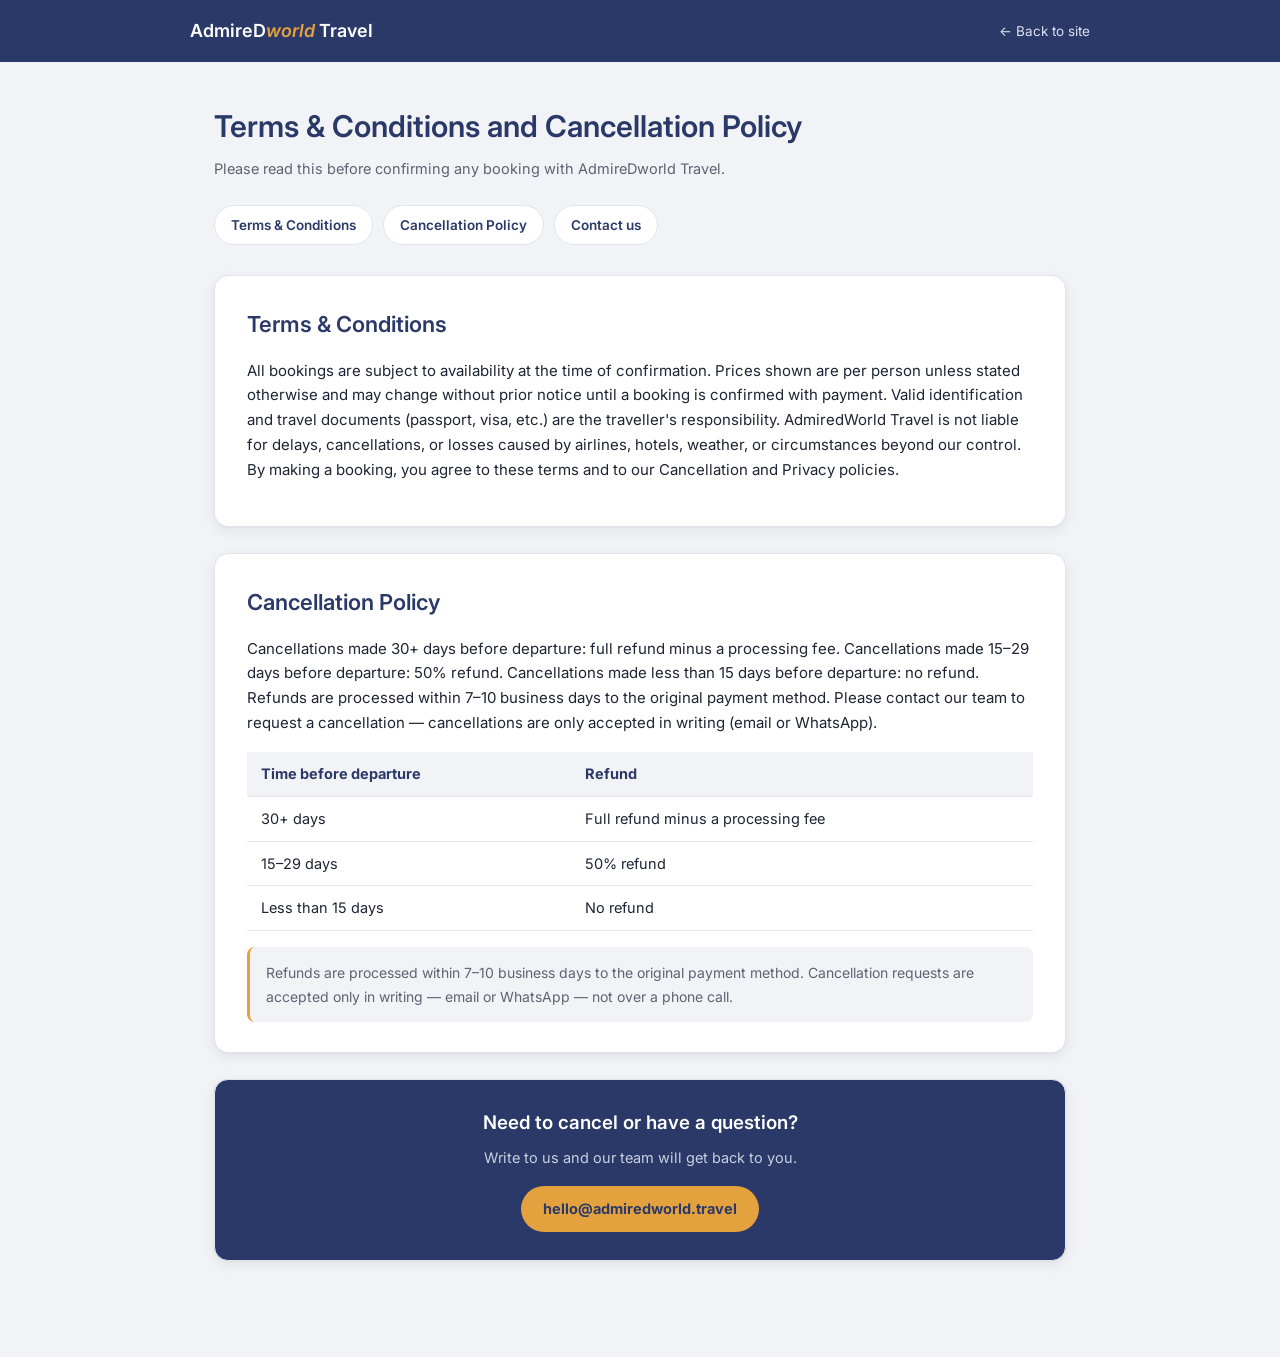
<file: policies.html>
<!DOCTYPE html>
<html lang="en">
<head>
<meta charset="UTF-8">
<meta name="viewport" content="width=device-width, initial-scale=1.0">

<!-- ============ GOOGLE ANALYTICS (GA4) ============ -->
<script async src="https://www.googletagmanager.com/gtag/js?id=G-2XDZEK9MRG"></script>
<script>
  window.dataLayer = window.dataLayer || [];
  function gtag(){dataLayer.push(arguments);}
  gtag('js', new Date());
  gtag('config', 'G-2XDZEK9MRG');
</script>

<title>Terms &amp; Conditions and Cancellation Policy | AdmireDworld Travel</title>
<meta name="description" content="Terms & Conditions and Cancellation Policy for AdmireDworld Travel bookings.">
<meta name="robots" content="index, follow">
<link rel="canonical" href="https://www.tourpackagewala.in/policies.html">
<link rel="preconnect" href="https://fonts.googleapis.com">
<link rel="preconnect" href="https://fonts.gstatic.com" crossorigin>
<link href="https://fonts.googleapis.com/css2?family=Fraunces:ital,opsz,wght@0,9..144,400;0,9..144,500;0,9..144,600;0,9..144,700;1,9..144,500&family=Inter:wght@400;500;600;700&display=swap" rel="stylesheet">
<style>
:root{
  --navy:#2B3968; --navy-deep:#1A2340; --teal:#3D5FA8; --teal-deep:#2C4680;
  --amber:#E3A23E; --amber-deep:#C98620; --coral:#D14B3D; --coral-deep:#B23A2E;
  --sand:#E7EAF1; --sand-soft:#F2F3F6; --ink:#1D2433; --ink-soft:#5B6472;
  --cloud:#FFFFFF; --line:#E2E5EB;
  --serif:"Inter",-apple-system,BlinkMacSystemFont,"Segoe UI",sans-serif; --sans:"Inter",-apple-system,BlinkMacSystemFont,"Segoe UI",sans-serif;
  --radius-m:10px; --radius-l:14px; --shadow-card:0 1px 2px rgba(16,24,40,0.04), 0 4px 14px rgba(16,24,40,0.07);
}
*{box-sizing:border-box;}
body{margin:0;font-family:var(--sans);color:var(--ink);background:var(--sand-soft);line-height:1.65;}
h1,h2,h3{font-family:var(--serif);font-weight:600;color:var(--navy);}
a{color:var(--teal);}
.top-bar{background:var(--navy);padding:16px 24px;}
.top-bar-inner{max-width:900px;margin:0 auto;display:flex;align-items:center;justify-content:space-between;}
.brand{color:#fff;font-family:var(--serif);font-weight:600;font-size:18px;text-decoration:none;}
.brand em{font-style:italic;color:var(--amber);}
.back-link{color:#dbe2f0;font-size:13.5px;text-decoration:none;}
.back-link:hover{color:#fff;}
.wrap{max-width:900px;margin:0 auto;padding:40px 24px 70px;}
.hero{margin-bottom:24px;}
.hero h1{font-size:30px;margin:0 0 6px;}
.hero p{color:var(--ink-soft);font-size:14.5px;margin:0;}
.jump-links{display:flex;gap:10px;margin:18px 0 30px;flex-wrap:wrap;}
.jump-links a{background:var(--cloud);border:1px solid var(--line);border-radius:999px;padding:8px 16px;
  font-size:13.5px;font-weight:600;color:var(--navy);text-decoration:none;}
.jump-links a:hover{background:var(--sand);}
.policy-card{background:var(--cloud);border:1px solid var(--line);border-radius:var(--radius-l);
  box-shadow:var(--shadow-card);padding:30px 32px;margin-bottom:26px;scroll-margin-top:20px;}
.policy-card h2{font-size:22px;margin:0 0 16px;}
.policy-card p{margin:0 0 14px;font-size:15px;color:var(--ink);}
.policy-card ul{margin:0 0 14px;padding-left:20px;}
.policy-card li{margin-bottom:8px;font-size:15px;}
.table-wrap{overflow-x:auto;margin:16px 0;}
table{width:100%;border-collapse:collapse;font-size:14.5px;}
th,td{text-align:left;padding:10px 14px;border-bottom:1px solid var(--line);}
th{background:var(--sand-soft);color:var(--navy);font-weight:700;}
.note-box{background:var(--sand-soft);border-left:3px solid var(--amber);border-radius:8px;
  padding:14px 16px;font-size:14px;color:var(--ink-soft);}
.contact-box{background:var(--navy);color:#fff;border-radius:var(--radius-l);padding:28px 30px;text-align:center;}
.contact-box h3{color:#fff;margin:0 0 8px;}
.contact-box p{color:#c7d0e0;margin:0 0 16px;font-size:14.5px;}
.contact-box a.email-btn{display:inline-block;background:var(--amber);color:#2B3968;font-weight:700;
  padding:11px 22px;border-radius:999px;text-decoration:none;font-size:14.5px;}
.contact-box a.email-btn:hover{background:var(--amber-deep);color:#fff;}
</style>
</head>
<body>

<div class="top-bar">
  <div class="top-bar-inner">
    <a class="brand" href="index.html">AdmireD<em>world</em> Travel</a>
    <a class="back-link" href="index.html">&larr; Back to site</a>
  </div>
</div>

<div class="wrap">
  <div class="hero">
    <h1>Terms &amp; Conditions and Cancellation Policy</h1>
    <p>Please read this before confirming any booking with AdmireDworld Travel.</p>
  </div>

  <div class="jump-links">
    <a href="#terms">Terms &amp; Conditions</a>
    <a href="#cancellation">Cancellation Policy</a>
    <a href="#contact">Contact us</a>
  </div>

  <section class="policy-card" id="terms">
    <h2>Terms &amp; Conditions</h2>
    <p>All bookings are subject to availability at the time of confirmation. Prices shown are per person unless stated otherwise and may change without prior notice until a booking is confirmed with payment. Valid identification and travel documents (passport, visa, etc.) are the traveller's responsibility. AdmiredWorld Travel is not liable for delays, cancellations, or losses caused by airlines, hotels, weather, or circumstances beyond our control. By making a booking, you agree to these terms and to our Cancellation and Privacy policies.</p>
  </section>

  <section class="policy-card" id="cancellation">
    <h2>Cancellation Policy</h2>
    <p>Cancellations made 30+ days before departure: full refund minus a processing fee. Cancellations made 15–29 days before departure: 50% refund. Cancellations made less than 15 days before departure: no refund. Refunds are processed within 7–10 business days to the original payment method. Please contact our team to request a cancellation — cancellations are only accepted in writing (email or WhatsApp).</p>

    <div class="table-wrap">
      <table>
        <thead><tr><th>Time before departure</th><th>Refund</th></tr></thead>
        <tbody>
          <tr><td>30+ days</td><td>Full refund minus a processing fee</td></tr>
          <tr><td>15–29 days</td><td>50% refund</td></tr>
          <tr><td>Less than 15 days</td><td>No refund</td></tr>
        </tbody>
      </table>
    </div>

    <div class="note-box">Refunds are processed within 7–10 business days to the original payment method. Cancellation requests are accepted only in writing — email or WhatsApp — not over a phone call.</div>
  </section>

  <section class="policy-card contact-box" id="contact">
    <h3>Need to cancel or have a question?</h3>
    <p>Write to us and our team will get back to you.</p>
    <a class="email-btn" href="mailto:hello@admiredworld.travel">hello@admiredworld.travel</a>
  </section>
</div>

</body>
</html>
</file>
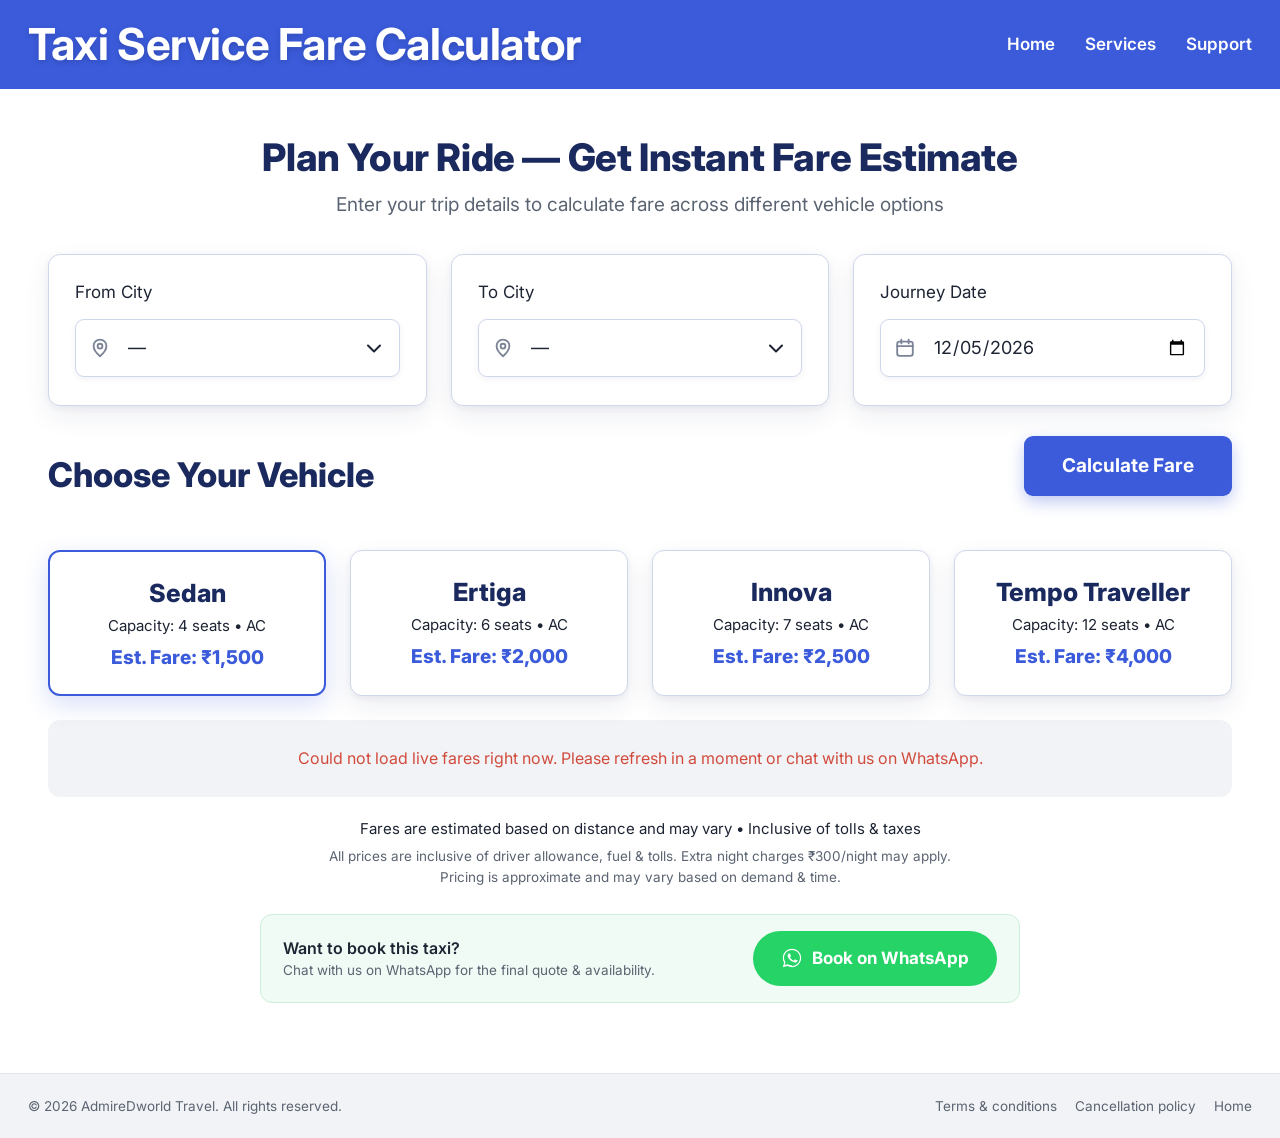
<file: taxi-fare-calculator.html>
<!DOCTYPE html>
<html lang="en">
<head>
<meta charset="UTF-8">
<meta name="viewport" content="width=device-width, initial-scale=1.0">

<!-- ============ GOOGLE ANALYTICS (GA4) — same stream as index.html ============ -->
<script async src="https://www.googletagmanager.com/gtag/js?id=G-2WT1V9B7Y7"></script>
<script>
  window.dataLayer = window.dataLayer || [];
  function gtag(){dataLayer.push(arguments);}
  gtag('js', new Date());
  gtag('config', 'G-2WT1V9B7Y7');
</script>

<!-- ============ PRIMARY SEO ============
     Title / description / canonical / FAQ + Service schema are updated by the
     script at the bottom for every route (e.g. /taxi-fare/haldwani-to-nainital),
     so each route gets its own unique, crawlable page. -->
<title id="pageTitleTag">Taxi Service Fare Calculator — Outstation Cab Fare | AdmireDworld Travel</title>
<meta id="metaDescriptionTag" name="description" content="Get an instant outstation taxi fare estimate. Check Sedan, Ertiga, Innova and Tempo Traveller prices between cities with AdmireDworld Travel. Transparent pricing, no hidden charges.">
<meta name="robots" content="index, follow, max-image-preview:large">
<meta name="author" content="AdmireDworld Travel">
<link id="canonicalTag" rel="canonical" href="https://www.tourpackagewala.in/taxi-fare-calculator">
<meta name="theme-color" content="#2B3968">
<link rel="icon" href="/favicon.ico" sizes="any">
<link rel="apple-touch-icon" href="/apple-touch-icon.png">

<meta property="og:type" content="website">
<meta property="og:site_name" content="AdmireDworld Travel">
<meta id="ogTitleTag" property="og:title" content="Taxi Service Fare Calculator — Outstation Cab Fare | AdmireDworld Travel">
<meta id="ogDescTag" property="og:description" content="Instant outstation taxi fare estimate — Sedan, Ertiga, Innova and Tempo Traveller. Transparent pricing, no hidden charges.">
<meta id="ogUrlTag" property="og:url" content="https://www.tourpackagewala.in/taxi-fare-calculator">
<meta property="og:image" content="https://www.tourpackagewala.in/og-image.jpg">
<meta property="og:locale" content="en_IN">
<meta name="twitter:card" content="summary_large_image">

<link rel="preconnect" href="https://fonts.googleapis.com">
<link rel="preconnect" href="https://fonts.gstatic.com" crossorigin>
<link href="https://fonts.googleapis.com/css2?family=Inter:wght@400;500;600;700;800&display=swap" rel="stylesheet">

<!-- Filled in by the script below with this route's own Service + FAQPage schema. -->
<script type="application/ld+json" id="taxiSchemaTag">null</script>
<script type="application/ld+json" id="taxiFaqSchemaTag">null</script>

<style>
:root{
  --blue:#3b5bdb; --blue-deep:#2f4bc0; --navy:#1b2a5e; --ink:#1D2433; --ink-soft:#5B6472;
  --line:#cfd8ea; --cloud:#fff; --sand-soft:#F2F3F6; --wa:#25D366; --wa-deep:#1DA851; --coral:#D14B3D;
  --sans:"Inter",-apple-system,BlinkMacSystemFont,"Segoe UI",Roboto,sans-serif;
  --shadow:0 2px 6px rgba(27,42,94,.06),0 10px 26px rgba(27,42,94,.08);
}
*{box-sizing:border-box;}
html{scroll-behavior:smooth;}
body{margin:0;font-family:var(--sans);color:var(--ink);background:#fff;line-height:1.55;min-height:100vh;display:flex;flex-direction:column;}
a{color:var(--blue);}
h1,h2,h3{margin:0;line-height:1.2;color:var(--navy);}

/* blue header bar */
.top-bar{background:var(--blue);padding:18px 28px;}
.top-bar-inner{max-width:1240px;margin:0 auto;display:flex;align-items:center;justify-content:space-between;gap:20px;flex-wrap:wrap;}
.top-bar h1{color:#fff;font-size:clamp(24px,4.2vw,44px);font-weight:700;letter-spacing:-.4px;text-shadow:0 2px 6px rgba(0,0,0,.18);}
.top-nav{display:flex;gap:30px;}
.top-nav a{color:#fff;text-decoration:none;font-weight:600;font-size:17px;}
.top-nav a:hover{text-decoration:underline;}

.wrap{max-width:1240px;margin:0 auto;padding:46px 28px 70px;width:100%;flex:1;}
.intro{text-align:center;margin-bottom:34px;}
.intro h2{font-size:clamp(24px,3.6vw,38px);font-weight:800;letter-spacing:-.4px;}
.intro p{margin:10px 0 0;color:var(--ink-soft);font-size:clamp(15px,2vw,19px);}

/* three input cards */
.trip-grid{display:grid;grid-template-columns:repeat(3,1fr);gap:24px;}
.trip-card{background:#fff;border:1px solid var(--line);border-radius:12px;padding:24px 26px 28px;box-shadow:var(--shadow);}
.trip-card label{display:block;font-size:17px;color:var(--ink);margin-bottom:14px;}
.field{position:relative;}
.field svg.lead{position:absolute;left:14px;top:50%;transform:translateY(-50%);width:22px;height:22px;color:#7b8396;pointer-events:none;}
.field select,.field input{width:100%;height:58px;border:1px solid var(--line);border-radius:9px;background:#fff;font:inherit;font-size:18px;color:var(--ink);
  padding:0 16px 0 52px;box-shadow:0 2px 6px rgba(27,42,94,.06);}
.field select{appearance:none;-webkit-appearance:none;cursor:pointer;padding-right:44px;
  background:#fff url("data:image/svg+xml,%3Csvg xmlns='http://www.w3.org/2000/svg' width='14' height='9' viewBox='0 0 14 9'%3E%3Cpath d='M1 1.5l6 6 6-6' fill='none' stroke='%231D2433' stroke-width='2' stroke-linecap='round' stroke-linejoin='round'/%3E%3C/svg%3E") no-repeat right 18px center;}
.field select:focus,.field input:focus{outline:2px solid var(--blue);outline-offset:1px;border-color:var(--blue);}

/* vehicles */
.veh-head{display:flex;align-items:flex-end;justify-content:space-between;gap:16px;margin:30px 0 18px;flex-wrap:wrap;}
.veh-head h2{font-size:clamp(24px,3.2vw,34px);font-weight:800;}
.btn-calc{background:var(--blue);color:#fff;border:0;border-radius:9px;padding:15px 38px;font:inherit;font-size:19px;font-weight:700;cursor:pointer;
  box-shadow:0 6px 16px rgba(59,91,219,.32);transition:background .15s,transform .1s;}
.btn-calc:hover{background:var(--blue-deep);}
.btn-calc:active{transform:translateY(1px);}
.route-line{font-size:15px;color:var(--ink-soft);margin:0 0 14px;min-height:22px;}
.route-line b{color:var(--navy);}
.veh-grid{display:grid;grid-template-columns:repeat(4,1fr);gap:24px;}
.veh-card{position:relative;background:#fff;border:1px solid var(--line);border-radius:12px;padding:26px 14px 22px;text-align:center;cursor:pointer;
  font:inherit;color:inherit;box-shadow:var(--shadow);transition:border-color .15s,box-shadow .15s,transform .15s;}
.veh-card:hover{transform:translateY(-2px);}
.veh-card.sel{border:2px solid var(--blue);box-shadow:0 8px 24px rgba(59,91,219,.20);}
.veh-card .tick{display:none;position:absolute;top:14px;right:14px;width:26px;height:26px;border-radius:50%;background:var(--blue);}
.veh-card.sel .tick{display:block;}
.veh-card .tick::after{content:"";position:absolute;left:9px;top:5px;width:6px;height:11px;border:solid #fff;border-width:0 2.5px 2.5px 0;transform:rotate(45deg);}
.veh-img{height:100px;display:flex;align-items:flex-end;justify-content:center;margin-bottom:14px;}
.veh-img svg{width:170px;height:100px;}
.veh-card h3{font-size:25px;font-weight:800;margin-bottom:6px;}
.veh-card .cap{font-size:15px;color:var(--ink);}
.veh-card .fare{margin-top:6px;font-size:19px;font-weight:800;color:var(--blue);}
.veh-card .fare.na{font-size:16px;color:var(--ink-soft);}
.fare-note{text-align:center;margin:20px 0 0;font-size:15px;color:var(--ink);}
.extra-notes{list-style:none;margin:6px 0 0;padding:0;text-align:center;font-size:13.5px;color:var(--ink-soft);}

/* WhatsApp CTA (just under the fare) */
.wa-box{margin:26px auto 0;max-width:760px;display:flex;align-items:center;justify-content:space-between;gap:16px;flex-wrap:wrap;
  background:#f1fbf5;border:1px solid #cdeedb;border-radius:12px;padding:16px 22px;}
.wa-box p{margin:0;font-size:16px;font-weight:600;color:var(--ink);}
.wa-box p small{display:block;color:var(--ink-soft);font-weight:400;font-size:13.5px;}
.btn-wa{display:inline-flex;align-items:center;justify-content:center;gap:9px;background:var(--wa);color:#fff;font-weight:700;font-size:17px;
  padding:14px 28px;border-radius:99px;text-decoration:none;transition:background .2s,transform .15s;white-space:nowrap;}
.btn-wa:hover{background:var(--wa-deep);color:#fff;transform:translateY(-1px);}
.btn-wa svg{width:22px;height:22px;fill:#fff;flex-shrink:0;}

.state-msg{padding:26px;text-align:center;color:var(--ink-soft);background:var(--sand-soft);border-radius:12px;grid-column:1/-1;}
.state-msg.err{color:var(--coral);}

/* SEO content blocks */
.seo-block{margin-top:48px;}
.seo-block h2{font-size:24px;font-weight:800;margin-bottom:12px;}
.faq-item{border-bottom:1px solid #e2e5eb;padding:14px 0;}
.faq-item h3{font-size:17px;font-weight:700;margin-bottom:6px;}
.faq-item p{margin:0;font-size:15.5px;color:var(--ink-soft);}
.route-links{display:grid;grid-template-columns:repeat(auto-fill,minmax(260px,1fr));gap:12px;margin-top:6px;}
.route-links a{display:flex;justify-content:space-between;gap:10px;background:#fff;border:1px solid var(--line);border-radius:10px;
  padding:13px 16px;text-decoration:none;color:var(--navy);font-weight:600;font-size:15px;}
.route-links a:hover{border-color:var(--blue);}
.route-links a span{color:var(--ink-soft);font-weight:500;white-space:nowrap;}

footer.site-foot{background:var(--sand-soft);border-top:1px solid #e2e5eb;padding:22px 28px;font-size:13.5px;color:var(--ink-soft);}
.foot-inner{max-width:1240px;margin:0 auto;display:flex;justify-content:space-between;gap:14px;flex-wrap:wrap;}
.foot-inner a{color:var(--ink-soft);text-decoration:none;margin-left:18px;}
.foot-inner a:first-child{margin-left:0;}
.foot-inner a:hover{color:var(--navy);}

@media (max-width:1000px){
  .veh-grid{grid-template-columns:repeat(2,1fr);}
  .trip-grid{grid-template-columns:1fr;gap:16px;}
}
@media (max-width:640px){
  .top-bar{padding:14px 16px;}
  .top-nav{gap:18px;}
  .top-nav a{font-size:15px;}
  .wrap{padding:30px 14px 56px;}
  .veh-grid{gap:12px;}
  .veh-card{padding:20px 8px 16px;}
  .veh-img svg{width:130px;height:78px;}
  .veh-img{height:78px;}
  .veh-card h3{font-size:20px;}
  .btn-calc{width:100%;}
  .veh-head{align-items:stretch;}
  .wa-box{flex-direction:column;align-items:stretch;text-align:center;}
}
</style>
</head>
<body>

<header class="top-bar">
  <div class="top-bar-inner">
    <h1>Taxi Service Fare Calculator</h1>
    <nav class="top-nav" aria-label="Main">
      <a href="/">Home</a>
      <a href="/#india">Services</a>
      <a id="supportLink" href="https://wa.me/919639343585" target="_blank" rel="noopener">Support</a>
    </nav>
  </div>
</header>

<main class="wrap">

  <div class="intro">
    <h2>Plan Your Ride — Get Instant Fare Estimate</h2>
    <p>Enter your trip details to calculate fare across different vehicle options</p>
  </div>

  <section class="trip-grid" aria-label="Trip details">
    <div class="trip-card">
      <label for="fromCity">From City</label>
      <div class="field">
        <svg class="lead" viewBox="0 0 24 24" fill="none" stroke="currentColor" stroke-width="2" stroke-linecap="round" stroke-linejoin="round" aria-hidden="true"><path d="M12 21s-7-6.1-7-11.2A7 7 0 0 1 19 9.8C19 14.9 12 21 12 21Z"/><circle cx="12" cy="10" r="2.6"/></svg>
        <select id="fromCity" aria-label="From city"><option>Loading…</option></select>
      </div>
    </div>
    <div class="trip-card">
      <label for="toCity">To City</label>
      <div class="field">
        <svg class="lead" viewBox="0 0 24 24" fill="none" stroke="currentColor" stroke-width="2" stroke-linecap="round" stroke-linejoin="round" aria-hidden="true"><path d="M12 21s-7-6.1-7-11.2A7 7 0 0 1 19 9.8C19 14.9 12 21 12 21Z"/><circle cx="12" cy="10" r="2.6"/></svg>
        <select id="toCity" aria-label="To city"><option>Loading…</option></select>
      </div>
    </div>
    <div class="trip-card">
      <label for="journeyDate">Journey Date</label>
      <div class="field">
        <svg class="lead" viewBox="0 0 24 24" fill="none" stroke="currentColor" stroke-width="2" stroke-linecap="round" stroke-linejoin="round" aria-hidden="true"><rect x="3.5" y="5" width="17" height="15.5" rx="2.5"/><path d="M3.5 10h17M8 3v4M16 3v4"/></svg>
        <input type="date" id="journeyDate" aria-label="Journey date">
      </div>
    </div>
  </section>

  <div class="veh-head">
    <h2 id="vehHeading">Choose Your Vehicle</h2>
    <button type="button" class="btn-calc" id="calcBtn">Calculate Fare</button>
  </div>

  <p class="route-line" id="routeLine" aria-live="polite"></p>

  <section id="vehGrid" class="veh-grid" aria-labelledby="vehHeading" aria-live="polite">
    <!-- Crawler-visible fallback (replaced as soon as live fares load from the backend). -->
    <div class="veh-card sel"><h3>Sedan</h3><div class="cap">Capacity: 4 seats • AC</div><div class="fare">Est. Fare: ₹1,500</div></div>
    <div class="veh-card"><h3>Ertiga</h3><div class="cap">Capacity: 6 seats • AC</div><div class="fare">Est. Fare: ₹2,000</div></div>
    <div class="veh-card"><h3>Innova</h3><div class="cap">Capacity: 7 seats • AC</div><div class="fare">Est. Fare: ₹2,500</div></div>
    <div class="veh-card"><h3>Tempo Traveller</h3><div class="cap">Capacity: 12 seats • AC</div><div class="fare">Est. Fare: ₹4,000</div></div>
  </section>

  <p class="fare-note">Fares are estimated based on distance and may vary • Inclusive of tolls &amp; taxes</p>
  <ul class="extra-notes" id="fareNotes">
    <li>All prices are inclusive of driver allowance, fuel &amp; tolls. Extra night charges ₹300/night may apply.</li>
    <li>Pricing is approximate and may vary based on demand &amp; time.</li>
  </ul>

  <!-- WhatsApp button, right below the fare -->
  <div class="wa-box" id="waBox">
    <p>Want to book this taxi? <small>Chat with us on WhatsApp for the final quote &amp; availability.</small></p>
    <a class="btn-wa" id="waBtn" href="https://wa.me/919639343585" target="_blank" rel="noopener">
      <svg viewBox="0 0 24 24"><path d="M17.5 14.4c-.3-.1-1.6-.8-1.9-.9-.2-.1-.4-.1-.6.1-.2.3-.7.9-.8 1-.2.2-.3.2-.5.1-.3-.1-1.2-.4-2.2-1.4-.8-.7-1.4-1.6-1.5-1.9-.2-.3 0-.4.1-.6.1-.1.3-.3.4-.5.1-.1.2-.3.2-.4.1-.2 0-.3 0-.5-.1-.1-.6-1.5-.8-2-.2-.5-.4-.4-.6-.4h-.5c-.2 0-.5.1-.7.3-.2.3-.9.9-.9 2.2s.9 2.5 1.1 2.7c.1.2 1.9 2.9 4.6 4 .6.3 1.1.4 1.5.6.6.2 1.2.2 1.6.1.5-.1 1.6-.6 1.8-1.3.2-.6.2-1.1.2-1.2-.1-.2-.2-.2-.5-.3z"/><path d="M12 2C6.5 2 2 6.5 2 12c0 1.9.5 3.6 1.4 5.2L2 22l4.9-1.3C8.4 21.5 10.1 22 12 22c5.5 0 10-4.5 10-10S17.5 2 12 2zm0 18.2c-1.7 0-3.3-.5-4.6-1.3l-.3-.2-3 .8.8-2.9-.2-.3C3.9 15 3.3 13.5 3.3 12c0-4.8 3.9-8.7 8.7-8.7s8.7 3.9 8.7 8.7-3.9 8.7-8.7 8.7z"/></svg>
      Book on WhatsApp
    </a>
  </div>

  <section class="seo-block" id="faqBlock" hidden aria-labelledby="faqHeading">
    <h2 id="faqHeading">Taxi fare FAQs</h2>
    <div id="faqList"></div>
  </section>

  <section class="seo-block" id="allRoutesBlock" hidden aria-labelledby="allRoutesHeading">
    <h2 id="allRoutesHeading">All taxi routes &amp; fares</h2>
    <div class="route-links" id="allRoutes"></div>
  </section>

</main>

<footer class="site-foot">
  <div class="foot-inner">
    <div>© 2026 AdmireDworld Travel. All rights reserved.</div>
    <div><a href="/policies.html#terms">Terms &amp; conditions</a><a href="/policies.html#cancellation">Cancellation policy</a><a href="/">Home</a></div>
  </div>
</footer>

<script>
(function(){
  "use strict";
  var API_BASE_URL = "https://tourpackagewala-backend.onrender.com"; // same backend as script.js / admin.html
  var SITE = "https://www.tourpackagewala.in";
  var BASE_PATH = "/taxi-fare-calculator";
  var ROUTE_PREFIX = "/taxi-fare/";
  var WHATSAPP_NUMBER = "919639343585"; // overridden by Admin → Settings (GET /api/settings)

  var VEHICLES = [
    { key: "sedan",  label: "Sedan",           seats: 4  },
    { key: "ertiga", label: "Ertiga",          seats: 6  },
    { key: "innova", label: "Innova",          seats: 7  },
    { key: "tempo",  label: "Tempo Traveller", seats: 12 }
  ];
  var selectedVehicle = "sedan";

  // Simple front-view illustrations (inline SVG, no image files needed).
  var WHEELS = '<rect x="40" y="72" width="16" height="12" rx="3" fill="#23272f"/><rect x="104" y="72" width="16" height="12" rx="3" fill="#23272f"/>';
  var SHADOW = '<ellipse cx="80" cy="86" rx="56" ry="3.5" fill="#000" opacity=".13"/>';
  var VEH_SVG = {
    sedan: '<svg viewBox="0 0 160 92" aria-hidden="true">' + SHADOW +
      '<path d="M36 74V54q0-9 9-13l9-17q3-5 9-5h34q6 0 9 5l9 17q9 4 9 13v20z" fill="#6f86b8"/>' +
      '<path d="M57 27h46l8 14H49z" fill="#e3ebf8"/><path d="M80 27v14" stroke="#6f86b8" stroke-width="1.5"/>' +
      '<rect x="34" y="60" width="92" height="14" rx="6" fill="#5a70a3"/>' +
      '<ellipse cx="49" cy="53" rx="8" ry="4.5" fill="#f4f7fd"/><ellipse cx="111" cy="53" rx="8" ry="4.5" fill="#f4f7fd"/>' +
      '<rect x="64" y="50" width="32" height="9" rx="2" fill="#3b4a70"/><rect x="68" y="53" width="24" height="3" fill="#aab6d3"/>' + WHEELS + '</svg>',
    mpv: '<svg viewBox="0 0 160 92" aria-hidden="true">' + SHADOW +
      '<path d="M34 74V46q0-10 9-14l8-18q3-6 9-6h44q6 0 9 6l8 18q9 4 9 14v28z" fill="#e6e9ef"/>' +
      '<path d="M53 20h54l7 20H46z" fill="#9fb2d4"/><path d="M80 20v20" stroke="#e6e9ef" stroke-width="2"/>' +
      '<rect x="32" y="60" width="96" height="14" rx="6" fill="#c3c9d6"/>' +
      '<path d="M40 48q0-5 6-6l14 3v8H44q-4 0-4-5z" fill="#fbfcfe" stroke="#c3c9d6"/><path d="M120 48q0-5-6-6l-14 3v8h16q4 0 4-5z" fill="#fbfcfe" stroke="#c3c9d6"/>' +
      '<rect x="64" y="48" width="32" height="10" rx="2" fill="#7b8396"/><rect x="68" y="51" width="24" height="3" fill="#d5d9e2"/>' + WHEELS + '</svg>',
    van: '<svg viewBox="0 0 160 92" aria-hidden="true">' + SHADOW +
      '<path d="M32 74V22q0-10 10-10h76q10 0 10 10v52z" fill="#f1f3f7" stroke="#cdd2dc" stroke-width="1.5"/>' +
      '<path d="M42 20h76l4 26H38z" fill="#9fb2d4"/><path d="M80 20v26" stroke="#f1f3f7" stroke-width="2"/>' +
      '<rect x="30" y="62" width="100" height="12" rx="5" fill="#c3c9d6"/>' +
      '<rect x="38" y="52" width="14" height="7" rx="3" fill="#fff" stroke="#cdd2dc"/><rect x="108" y="52" width="14" height="7" rx="3" fill="#fff" stroke="#cdd2dc"/>' +
      '<rect x="64" y="52" width="32" height="8" rx="2" fill="#7b8396"/>' + WHEELS + '</svg>'
  };
  var VEH_ART = { sedan: "sedan", ertiga: "mpv", innova: "mpv", tempo: "van" };

  var routes = [];
  var notes = [];
  var graph = {};          // "haldwani" -> { name, to: { "nainital": { name, route } } }
  var fromSel = document.getElementById("fromCity");
  var toSel = document.getElementById("toCity");
  var vehGrid = document.getElementById("vehGrid");
  var dateInput = document.getElementById("journeyDate");
  var routeLine = document.getElementById("routeLine");

  function esc(s){
    return String(s == null ? "" : s).replace(/&/g,"&amp;").replace(/</g,"&lt;").replace(/>/g,"&gt;").replace(/"/g,"&quot;");
  }
  function money(n){ return "₹" + Number(n).toLocaleString("en-IN"); }
  function key(s){ return String(s||"").trim().toLowerCase(); }
  function slugify(s){
    return String(s||"").toLowerCase().trim().replace(/[^a-z0-9]+/g,"-").replace(/^-+|-+$/g,"").slice(0,60) || "city";
  }
  function track(name, params){ try{ if(window.gtag) gtag("event", name, params || {}); }catch(e){} }

  /* ---------- build city graph from routes ---------- */
  function buildGraph(){
    graph = {};
    function link(a, b, route){
      var ka = key(a);
      if(!graph[ka]) graph[ka] = { name: a, to: {} };
      var kb = key(b);
      // a direct (exact-direction) route always wins over a reverse one
      if(!graph[ka].to[kb] || route.from === a) graph[ka].to[kb] = { name: b, route: route, reversed: route.from !== a };
    }
    routes.forEach(function(r){
      link(r.from, r.to, r);
      if(r.bothWays) link(r.to, r.from, r);
    });
  }
  function sortedNames(map){
    return Object.keys(map).map(function(k){ return map[k].name; }).sort(function(a,b){ return a.localeCompare(b); });
  }

  /* ---------- dropdowns ---------- */
  function fillFrom(selected){
    var names = sortedNames(graph);
    fromSel.innerHTML = names.map(function(n){ return '<option value="'+esc(n)+'">'+esc(n)+'</option>'; }).join("");
    if(selected && graph[key(selected)]) fromSel.value = graph[key(selected)].name;
  }
  function fillTo(selected){
    var node = graph[key(fromSel.value)];
    var names = node ? sortedNames(node.to) : [];
    toSel.innerHTML = names.map(function(n){ return '<option value="'+esc(n)+'">'+esc(n)+'</option>'; }).join("");
    if(selected && node && node.to[key(selected)]) toSel.value = node.to[key(selected)].name;
  }

  /* ---------- fare table ---------- */
  var currentRoute = null; // the route object currently shown
  function vehicleCardsHTML(route){
    return VEHICLES.map(function(v){
      var price = route ? route.prices[v.key] : 0;
      var fare = price > 0 ? '<div class="fare">Est. Fare: ' + money(price) + '</div>' : '<div class="fare na">Fare on request</div>';
      var sel = v.key === selectedVehicle;
      return '<button type="button" class="veh-card' + (sel ? " sel" : "") + '" data-veh="' + v.key + '" aria-pressed="' + sel + '">'
        + '<span class="tick" aria-hidden="true"></span>'
        + '<div class="veh-img">' + VEH_SVG[VEH_ART[v.key]] + '</div>'
        + '<h3>' + esc(v.label) + '</h3>'
        + '<div class="cap">Capacity: ' + v.seats + ' seats • AC</div>'
        + fare + '</button>';
    }).join("");
  }
  function todayISO(){
    var d = new Date(), m = String(d.getMonth()+1).padStart(2,"0"), day = String(d.getDate()).padStart(2,"0");
    return d.getFullYear() + "-" + m + "-" + day;
  }
  function prettyDate(iso){
    if(!iso) return "";
    var p = iso.split("-"); if(p.length !== 3) return "";
    try{ return new Date(+p[0], +p[1]-1, +p[2]).toLocaleDateString("en-IN", { day:"numeric", month:"short", year:"numeric" }); }catch(e){ return ""; }
  }

  /* ---------- WhatsApp link ---------- */
  function setWhatsApp(from, to, route){
    var veh = VEHICLES.filter(function(v){ return v.key === selectedVehicle; })[0] || VEHICLES[0];
    var when = prettyDate(dateInput.value);
    var msg = "Hi AdmireDworld Travel! I'd like to book a taxi from " + from + " to " + to + (when ? " on " + when : "") + ". Vehicle: " + veh.label + ".";
    if(route && route.prices[veh.key] > 0) msg += " Fare shown on website: " + money(route.prices[veh.key]) + ".";
    msg += " Please confirm availability.";
    document.getElementById("waBtn").href = "https://wa.me/" + WHATSAPP_NUMBER + "?text=" + encodeURIComponent(msg);
    var sup = document.getElementById("supportLink");
    if(sup) sup.href = "https://wa.me/" + WHATSAPP_NUMBER;
  }

  /* ---------- SEO: title / meta / canonical / schema / FAQ ---------- */
  function setMeta(id, attr, val){ var el = document.getElementById(id); if(el) el.setAttribute(attr, val); }
  function updateSEO(from, to, route){
    var url, title, desc;
    if(route){
      var p = route.prices;
      var prices = VEHICLES.filter(function(v){ return p[v.key] > 0; })
        .map(function(v){ return v.label + " " + money(p[v.key]); }).join(", ");
      url = SITE + ROUTE_PREFIX + slugify(from) + "-to-" + slugify(to);
      title = from + " to " + to + " Taxi Fare" + (route.distanceKm > 0 ? " (" + route.distanceKm + " KM)" : "") + " — Cab Booking | AdmireDworld Travel";
      desc = from + " to " + to + " taxi fare" + (prices ? ": " + prices : "") + ". Prices include driver allowance, fuel & tolls. Book your outstation cab with AdmireDworld Travel.";
    } else {
      url = SITE + BASE_PATH;
      title = "Taxi Service Fare Calculator — Outstation Cab Fare | AdmireDworld Travel";
      desc = "Get an instant outstation taxi fare estimate. Check Sedan, Ertiga, Innova and Tempo Traveller prices between cities with AdmireDworld Travel. Transparent pricing, no hidden charges.";
    }
    document.title = title;
    setMeta("metaDescriptionTag", "content", desc);
    setMeta("canonicalTag", "href", url);
    setMeta("ogTitleTag", "content", title);
    setMeta("ogDescTag", "content", desc);
    setMeta("ogUrlTag", "content", url);

    var schemaEl = document.getElementById("taxiSchemaTag");
    var faqEl = document.getElementById("taxiFaqSchemaTag");
    var faqBlock = document.getElementById("faqBlock");
    if(!route){ schemaEl.textContent = "null"; faqEl.textContent = "null"; faqBlock.hidden = true; return; }

    var p2 = route.prices;
    schemaEl.textContent = JSON.stringify({
      "@context": "https://schema.org",
      "@type": "TaxiService",
      "name": from + " to " + to + " Taxi Service",
      "description": desc,
      "url": url,
      "areaServed": [{ "@type": "City", "name": from }, { "@type": "City", "name": to }],
      "provider": { "@type": "TravelAgency", "name": "AdmireDworld Travel", "url": SITE + "/" },
      "offers": VEHICLES.filter(function(v){ return p2[v.key] > 0; }).map(function(v){
        return { "@type": "Offer", "name": v.label + " — " + from + " to " + to, "price": String(p2[v.key]), "priceCurrency": "INR", "url": url };
      })
    });

    var faqs = [];
    var priceList = VEHICLES.filter(function(v){ return p2[v.key] > 0; })
      .map(function(v){ return v.label + " " + money(p2[v.key]); }).join(", ");
    faqs.push({ q: "What is the taxi fare from " + from + " to " + to + "?",
      a: priceList ? "The taxi fare from " + from + " to " + to + " is: " + priceList + ". Final price may vary with demand and timing." : "Please contact us on WhatsApp for the current taxi fare from " + from + " to " + to + "." });
    if(route.distanceKm > 0){
      faqs.push({ q: "What is the distance between " + from + " and " + to + "?",
        a: "The distance between " + from + " and " + to + " is approximately " + route.distanceKm + " KM." });
    }
    faqs.push({ q: "Are fuel, tolls and driver allowance included in the " + from + " to " + to + " taxi fare?",
      a: "Yes — prices are inclusive of driver allowance, fuel and tolls. Extra night charges of ₹300 per night may apply." });
    faqs.push({ q: "Which cars are available for " + from + " to " + to + "?",
      a: "We offer Sedan, Ertiga, Innova and Tempo Traveller for this route. Chat with us on WhatsApp to confirm availability for your date." });

    document.getElementById("faqList").innerHTML = faqs.map(function(f){
      return '<div class="faq-item"><h3>'+esc(f.q)+'</h3><p>'+esc(f.a)+'</p></div>';
    }).join("");
    faqBlock.hidden = false;
    faqEl.textContent = JSON.stringify({
      "@context": "https://schema.org", "@type": "FAQPage",
      "mainEntity": faqs.map(function(f){ return { "@type": "Question", "name": f.q, "acceptedAnswer": { "@type": "Answer", "text": f.a } }; })
    });
  }

  /* ---------- URL handling ---------- */
  var cleanMode = location.pathname.indexOf("/taxi-fare") === 0;
  function updateURL(from, to){
    try{
      if(cleanMode){
        history.replaceState(null, "", ROUTE_PREFIX + slugify(from) + "-to-" + slugify(to));
      } else {
        history.replaceState(null, "", "?from=" + encodeURIComponent(from) + "&to=" + encodeURIComponent(to));
      }
    }catch(e){}
  }
  function readInitial(){
    // /taxi-fare/haldwani-to-nainital  → match by slug (works for both directions)
    var m = /^\/taxi-fare\/([a-z0-9-]+)\/?$/.exec(location.pathname);
    if(m){
      for(var i = 0; i < routes.length; i++){
        var r = routes[i];
        if(slugify(r.from) + "-to-" + slugify(r.to) === m[1]) return { from: r.from, to: r.to };
        if(r.bothWays && slugify(r.to) + "-to-" + slugify(r.from) === m[1]) return { from: r.to, to: r.from };
      }
    }
    var q = new URLSearchParams(location.search);
    if(q.get("from") && q.get("to")) return { from: q.get("from"), to: q.get("to") };
    return null;
  }

  /* ---------- calculate ---------- */
  function calculate(opts){
    opts = opts || {};
    var node = graph[key(fromSel.value)];
    var hit = node && node.to[key(toSel.value)];
    if(!hit){
      currentRoute = null;
      vehGrid.innerHTML = '<div class="state-msg">No fare found for this route yet. Please contact us on WhatsApp for a quote.</div>';
      routeLine.textContent = "";
      setWhatsApp(fromSel.value, toSel.value, null);
      updateSEO(fromSel.value, toSel.value, null);
      return;
    }
    var from = node.name, to = hit.name;
    currentRoute = hit.route;
    vehGrid.innerHTML = vehicleCardsHTML(hit.route);
    routeLine.innerHTML = "Taxi fare from <b>" + esc(from) + "</b> to <b>" + esc(to) + "</b>" + (hit.route.distanceKm > 0 ? " • " + esc(hit.route.distanceKm) + " KM" : "");
    setWhatsApp(from, to, hit.route);
    updateSEO(from, to, hit.route);
    if(!opts.silent){ updateURL(from, to); track("taxi_fare_calculated", { from: from, to: to }); }
  }

  function renderNotes(){
    if(!notes.length) return;
    document.getElementById("fareNotes").innerHTML = notes.map(function(n){ return '<li>'+esc(n)+'</li>'; }).join("");
  }

  function renderAllRoutes(){
    var box = document.getElementById("allRoutes");
    var list = routes.slice().sort(function(a,b){ return a.from.localeCompare(b.from) || a.to.localeCompare(b.to); });
    box.innerHTML = list.map(function(r){
      var href = ROUTE_PREFIX + slugify(r.from) + "-to-" + slugify(r.to);
      var from = r.prices.sedan > 0 ? "from " + money(r.prices.sedan) : "";
      return '<a href="'+esc(href)+'"><div>'+esc(r.from)+' to '+esc(r.to)+'</div><span>'+from+'</span></a>';
    }).join("");
    document.getElementById("allRoutesBlock").hidden = !list.length;
  }

  /* ---------- load ---------- */
  function load(){
    fetch(API_BASE_URL + "/api/settings").then(function(r){ return r.json(); }).then(function(d){
      if(d && d.settings && d.settings.whatsappNumber){
        WHATSAPP_NUMBER = String(d.settings.whatsappNumber).replace(/[^0-9]/g, "") || WHATSAPP_NUMBER;
        var node = graph[key(fromSel.value)];
        var hit = node && node.to[key(toSel.value)];
        setWhatsApp(fromSel.value, toSel.value, hit ? hit.route : null);
      }
    }).catch(function(){});

    return fetch(API_BASE_URL + "/api/taxi/routes").then(function(r){
      if(!r.ok) throw new Error("bad status");
      return r.json();
    }).then(function(data){
      routes = (data && data.routes) || [];
      notes = (data && data.notes) || [];
      if(!routes.length){
        fromSel.innerHTML = toSel.innerHTML = "<option>—</option>";
        vehGrid.innerHTML = '<div class="state-msg">Taxi fares are being updated. Please contact us on WhatsApp for a quote.</div>';
        return;
      }
      buildGraph();
      var init = readInitial() || { from: routes[0].from, to: routes[0].to }; // first route = default selection
      fillFrom(init ? init.from : null);
      fillTo(init ? init.to : null);
      renderNotes();
      renderAllRoutes();
      calculate({ silent: true });
    }).catch(function(){
      // keep the pre-rendered fallback row visible, but tell the visitor fares may be stale
      fromSel.innerHTML = toSel.innerHTML = "<option>—</option>";
      vehGrid.insertAdjacentHTML("beforeend", '<div class="state-msg err">Could not load live fares right now. Please refresh in a moment or chat with us on WhatsApp.</div>');
    });
  }

  fromSel.addEventListener("change", function(){ fillTo(null); calculate(); });
  toSel.addEventListener("change", function(){ calculate(); });
  document.getElementById("calcBtn").addEventListener("click", function(){ calculate(); });
  vehGrid.addEventListener("click", function(e){
    var card = e.target.closest("[data-veh]");
    if(!card) return;
    selectedVehicle = card.getAttribute("data-veh");
    vehGrid.querySelectorAll(".veh-card").forEach(function(c){
      var on = c.getAttribute("data-veh") === selectedVehicle;
      c.classList.toggle("sel", on); c.setAttribute("aria-pressed", on);
    });
    var node = graph[key(fromSel.value)], hit = node && node.to[key(toSel.value)];
    setWhatsApp(fromSel.value, toSel.value, hit ? hit.route : null);
    track("taxi_vehicle_selected", { vehicle: selectedVehicle });
  });
  dateInput.min = todayISO();
  dateInput.value = todayISO();
  dateInput.addEventListener("change", function(){
    var node = graph[key(fromSel.value)], hit = node && node.to[key(toSel.value)];
    setWhatsApp(fromSel.value, toSel.value, hit ? hit.route : null);
  });
  document.getElementById("waBtn").addEventListener("click", function(){
    track("whatsapp_click", { page: "taxi_fare_calculator", from: fromSel.value, to: toSel.value });
  });

  load();
})();
</script>
</body>
</html>
</file>
